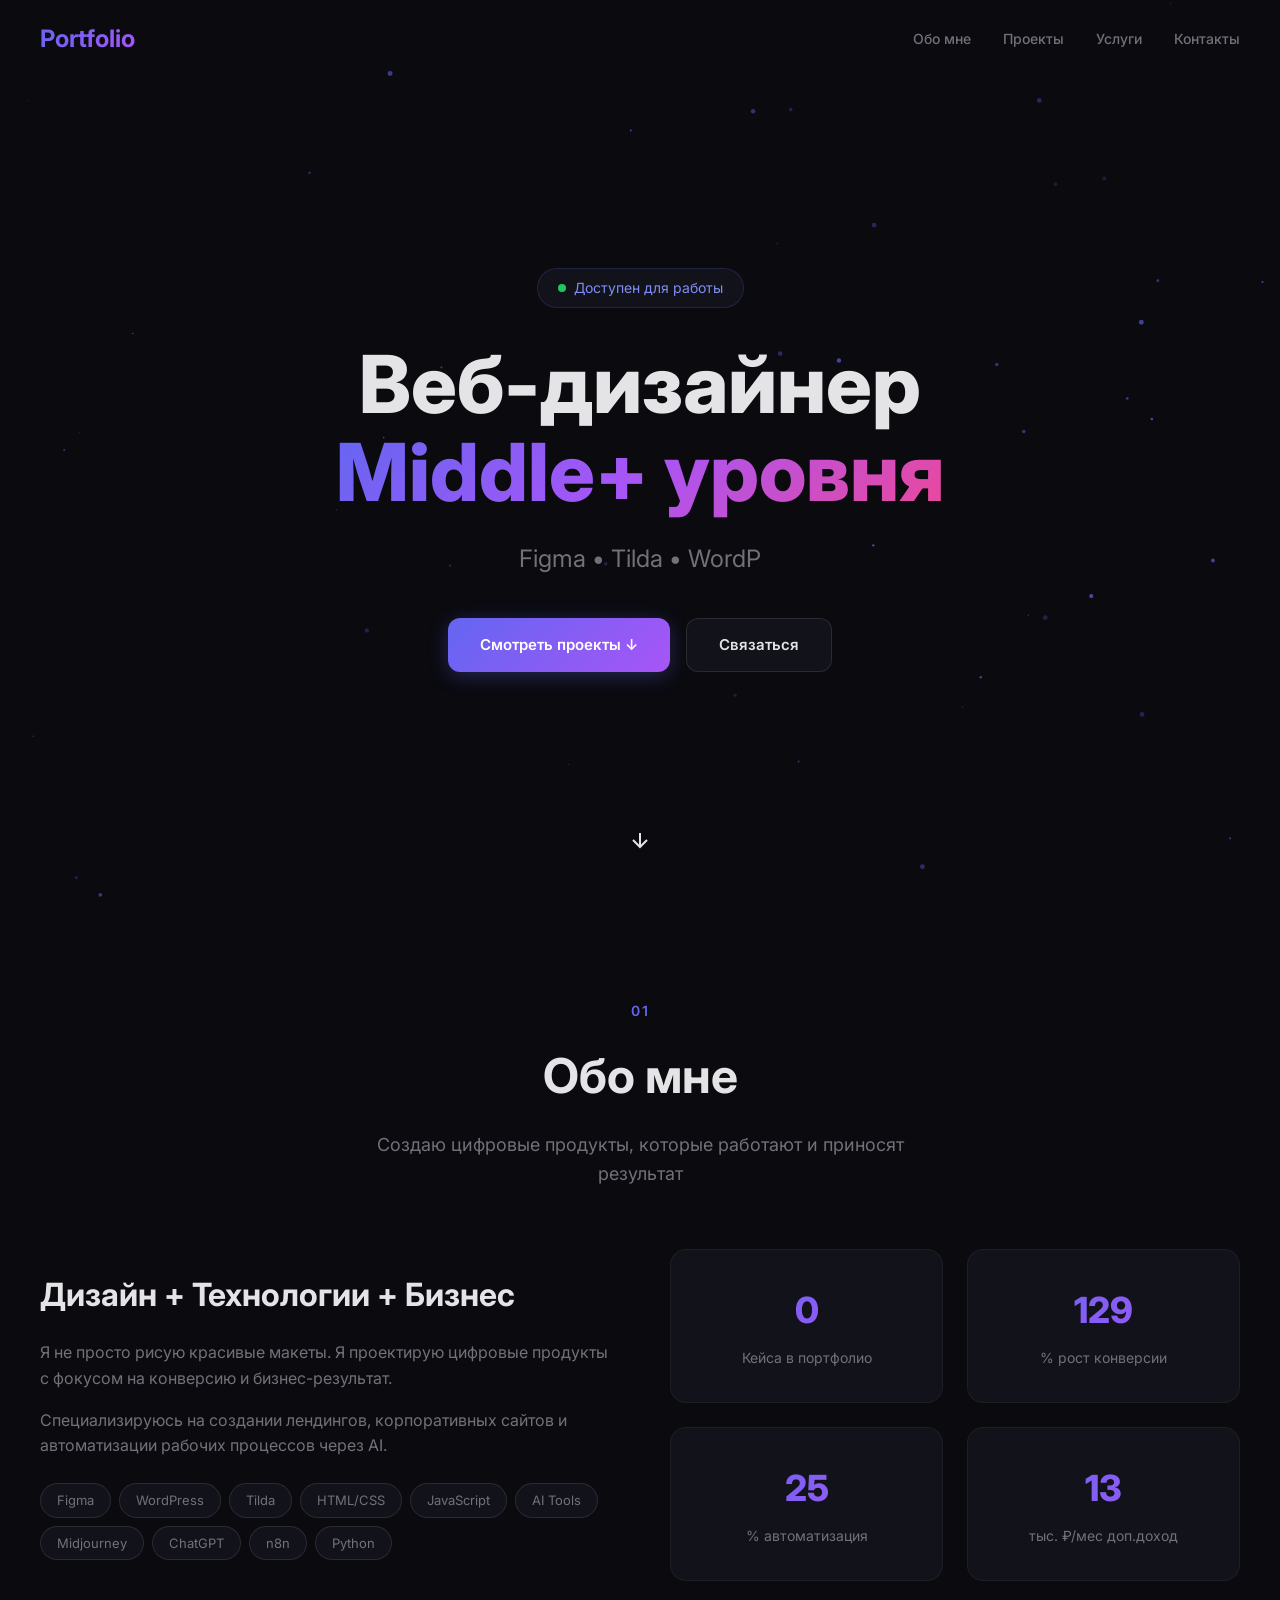
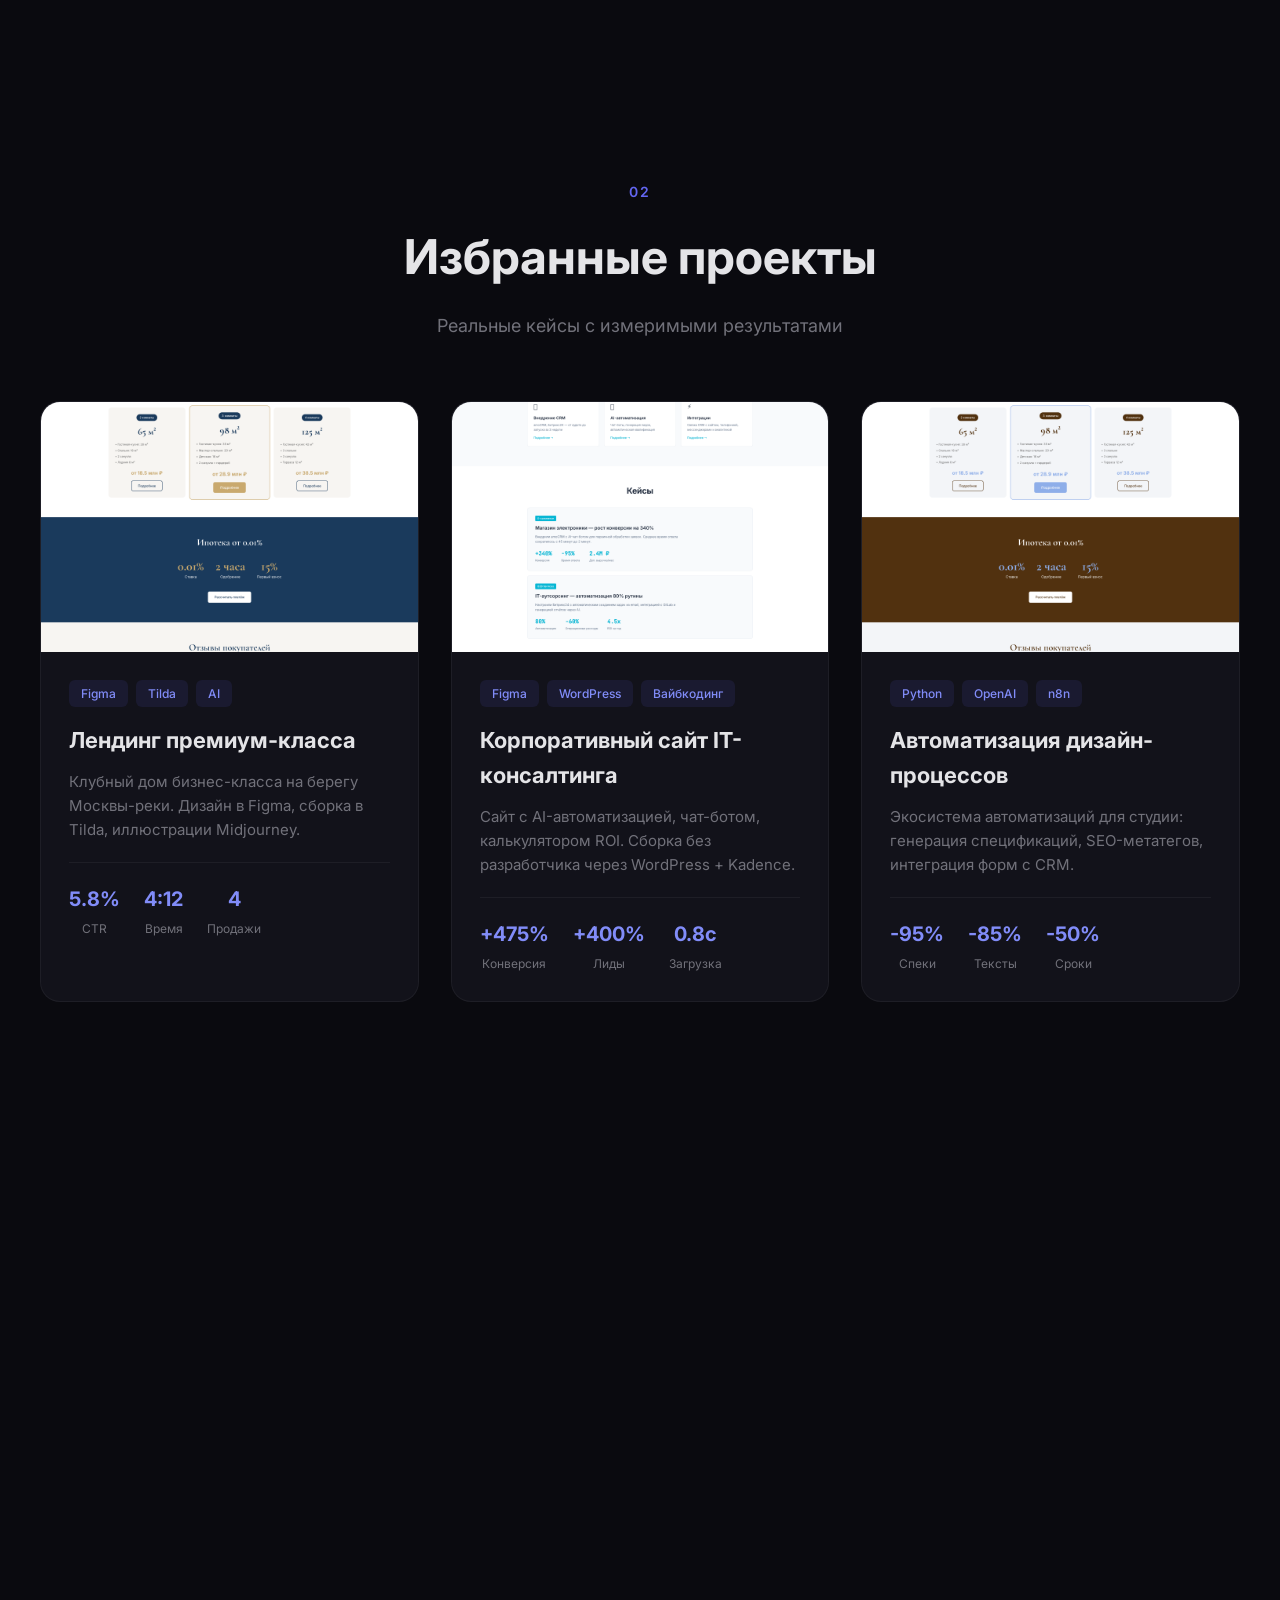
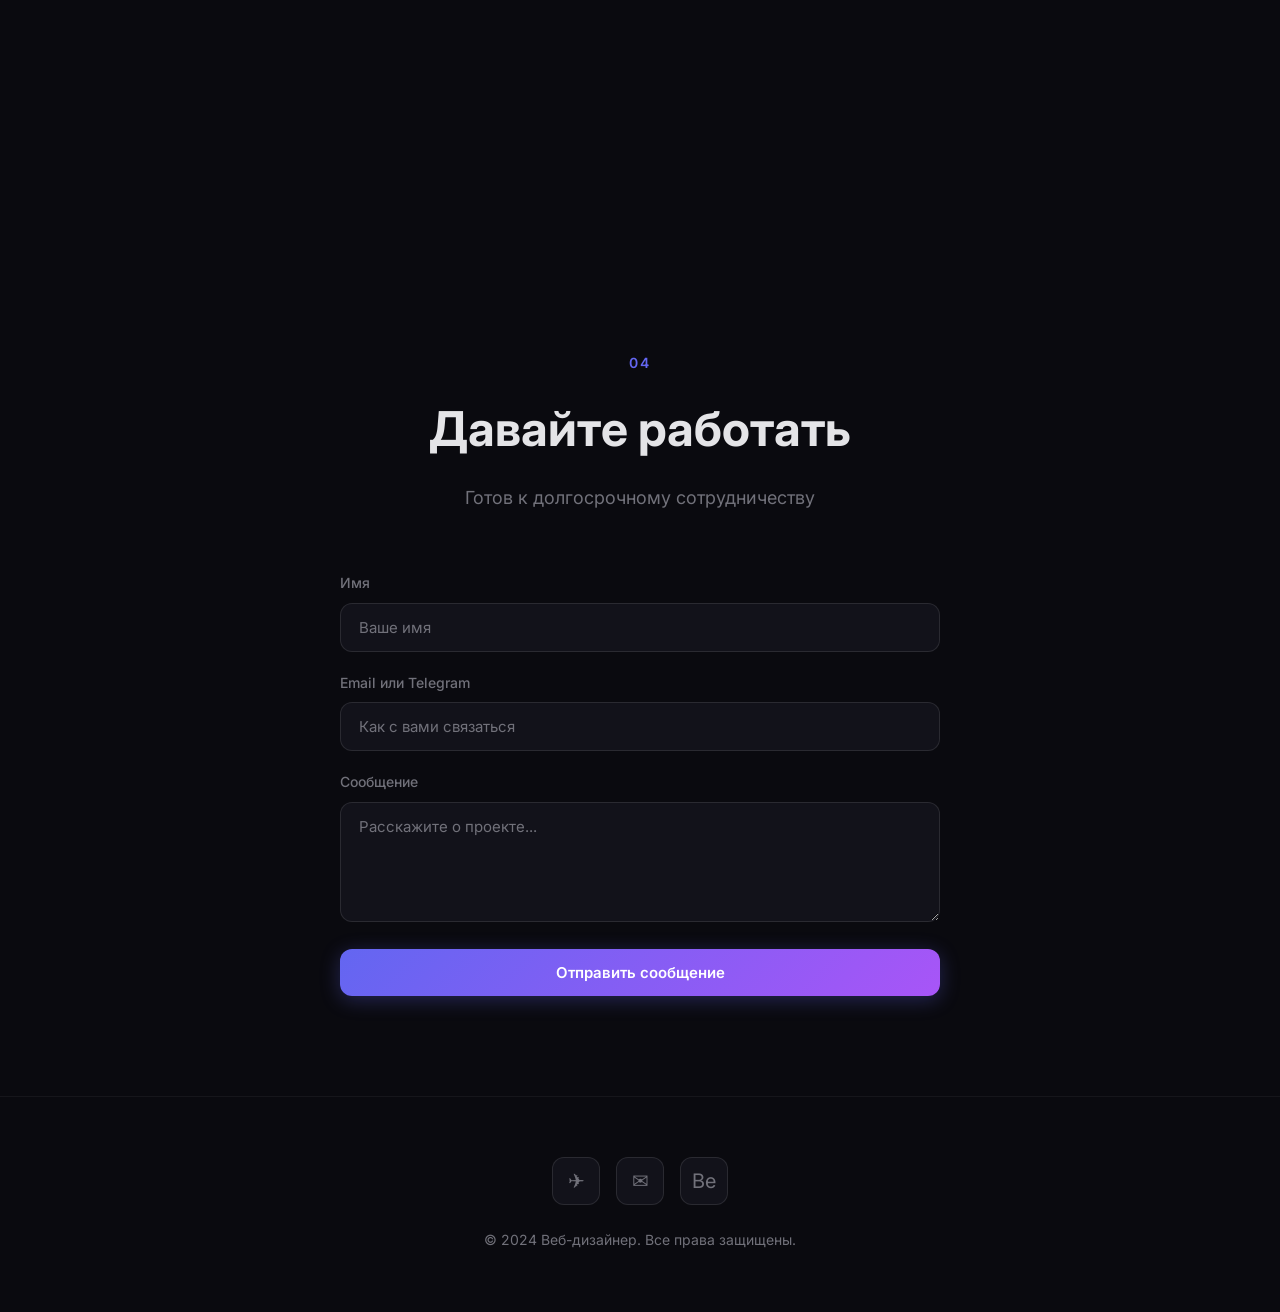
<file: index.html>
<!DOCTYPE html>
<html lang="ru">
<head>
    <meta charset="UTF-8">
    <meta name="viewport" content="width=device-width, initial-scale=1.0">
    <title>Веб-дизайнер — Портфолио</title>
    <link href="https://fonts.googleapis.com/css2?family=Inter:wght@300;400;500;600;700;800&display=swap" rel="stylesheet">
    <style>
        :root {
            --bg: #0a0a0f;
            --surface: #12121a;
            --surface-light: #1a1a25;
            --text: #e4e4e7;
            --text-muted: #71717a;
            --accent: #6366f1;
            --accent-light: #818cf8;
            --accent-glow: rgba(99, 102, 241, 0.3);
            --gradient-1: #6366f1;
            --gradient-2: #a855f7;
            --gradient-3: #ec4899;
        }

        * {
            margin: 0;
            padding: 0;
            box-sizing: border-box;
        }

        html {
            scroll-behavior: smooth;
        }

        body {
            font-family: 'Inter', sans-serif;
            background: var(--bg);
            color: var(--text);
            overflow-x: hidden;
            line-height: 1.6;
        }

        /* Preloader */
        .preloader {
            position: fixed;
            inset: 0;
            background: var(--bg);
            display: flex;
            align-items: center;
            justify-content: center;
            z-index: 9999;
            transition: opacity 0.5s, visibility 0.5s;
        }

        .preloader.hidden {
            opacity: 0;
            visibility: hidden;
        }

        .preloader-spinner {
            width: 50px;
            height: 50px;
            border: 3px solid var(--surface-light);
            border-top-color: var(--accent);
            border-radius: 50%;
            animation: spin 1s linear infinite;
        }

        @keyframes spin {
            to { transform: rotate(360deg); }
        }

        /* Particles Background */
        #particles-canvas {
            position: fixed;
            top: 0;
            left: 0;
            width: 100%;
            height: 100%;
            pointer-events: none;
            z-index: 0;
        }

        /* Scroll Progress */
        .scroll-progress {
            position: fixed;
            top: 0;
            left: 0;
            height: 3px;
            background: linear-gradient(90deg, var(--gradient-1), var(--gradient-2), var(--gradient-3));
            z-index: 1001;
            transition: width 0.1s;
        }

        /* Navigation */
        nav {
            position: fixed;
            top: 0;
            left: 0;
            right: 0;
            z-index: 1000;
            padding: 20px 40px;
            transition: all 0.3s;
        }

        nav.scrolled {
            background: rgba(10, 10, 15, 0.8);
            backdrop-filter: blur(20px);
            border-bottom: 1px solid rgba(255, 255, 255, 0.05);
        }

        .nav-content {
            max-width: 1400px;
            margin: 0 auto;
            display: flex;
            justify-content: space-between;
            align-items: center;
        }

        .logo {
            font-size: 24px;
            font-weight: 700;
            background: linear-gradient(135deg, var(--gradient-1), var(--gradient-2));
            -webkit-background-clip: text;
            -webkit-text-fill-color: transparent;
            background-clip: text;
        }

        .nav-links {
            display: flex;
            gap: 32px;
            list-style: none;
        }

        .nav-links a {
            color: var(--text-muted);
            text-decoration: none;
            font-size: 14px;
            font-weight: 500;
            transition: color 0.3s;
            position: relative;
        }

        .nav-links a:hover,
        .nav-links a.active {
            color: var(--text);
        }

        .nav-links a::after {
            content: '';
            position: absolute;
            bottom: -4px;
            left: 0;
            width: 0;
            height: 2px;
            background: linear-gradient(90deg, var(--gradient-1), var(--gradient-2));
            transition: width 0.3s;
        }

        .nav-links a:hover::after,
        .nav-links a.active::after {
            width: 100%;
        }

        .mobile-menu-btn {
            display: none;
            background: none;
            border: none;
            color: var(--text);
            font-size: 24px;
            cursor: pointer;
        }

        /* Hero */
        .hero {
            min-height: 100vh;
            display: flex;
            align-items: center;
            justify-content: center;
            position: relative;
            padding: 120px 40px 80px;
        }

        .hero-content {
            text-align: center;
            max-width: 900px;
            position: relative;
            z-index: 1;
        }

        .hero-badge {
            display: inline-flex;
            align-items: center;
            gap: 8px;
            padding: 8px 20px;
            background: var(--surface);
            border: 1px solid rgba(99, 102, 241, 0.2);
            border-radius: 100px;
            font-size: 14px;
            color: var(--accent-light);
            margin-bottom: 32px;
            animation: fadeInUp 0.6s ease;
        }

        .hero-badge .pulse {
            width: 8px;
            height: 8px;
            background: #22c55e;
            border-radius: 50%;
            animation: pulse 2s infinite;
        }

        @keyframes pulse {
            0%, 100% { opacity: 1; }
            50% { opacity: 0.3; }
        }

        .hero h1 {
            font-size: clamp(40px, 8vw, 80px);
            font-weight: 800;
            line-height: 1.1;
            margin-bottom: 24px;
            animation: fadeInUp 0.6s ease 0.1s both;
        }

        .hero h1 .gradient-text {
            background: linear-gradient(135deg, var(--gradient-1), var(--gradient-2), var(--gradient-3));
            -webkit-background-clip: text;
            -webkit-text-fill-color: transparent;
            background-clip: text;
        }

        .typing-text {
            font-size: clamp(18px, 3vw, 24px);
            color: var(--text-muted);
            margin-bottom: 40px;
            min-height: 36px;
            animation: fadeInUp 0.6s ease 0.2s both;
        }

        .hero-buttons {
            display: flex;
            gap: 16px;
            justify-content: center;
            flex-wrap: wrap;
            animation: fadeInUp 0.6s ease 0.3s both;
        }

        .btn {
            display: inline-flex;
            align-items: center;
            gap: 8px;
            padding: 14px 32px;
            border-radius: 12px;
            font-size: 15px;
            font-weight: 600;
            text-decoration: none;
            transition: all 0.3s;
            border: none;
            cursor: pointer;
            font-family: inherit;
        }

        .btn-primary {
            background: linear-gradient(135deg, var(--gradient-1), var(--gradient-2));
            color: white;
            box-shadow: 0 4px 20px var(--accent-glow);
        }

        .btn-primary:hover {
            transform: translateY(-2px);
            box-shadow: 0 8px 30px var(--accent-glow);
        }

        .btn-secondary {
            background: var(--surface);
            color: var(--text);
            border: 1px solid rgba(255, 255, 255, 0.1);
        }

        .btn-secondary:hover {
            background: var(--surface-light);
            border-color: rgba(255, 255, 255, 0.2);
        }

        .scroll-indicator {
            position: absolute;
            bottom: 40px;
            left: 50%;
            transform: translateX(-50%);
            animation: bounce 2s infinite;
        }

        @keyframes bounce {
            0%, 100% { transform: translateX(-50%) translateY(0); }
            50% { transform: translateX(-50%) translateY(-10px); }
        }

        /* Sections */
        section {
            padding: 100px 40px;
            position: relative;
        }

        .section-header {
            text-align: center;
            margin-bottom: 60px;
        }

        .section-header h2 {
            font-size: clamp(28px, 5vw, 48px);
            font-weight: 700;
            margin-bottom: 16px;
        }

        .section-header p {
            color: var(--text-muted);
            font-size: 18px;
            max-width: 600px;
            margin: 0 auto;
        }

        .section-number {
            font-size: 14px;
            font-weight: 600;
            color: var(--accent);
            text-transform: uppercase;
            letter-spacing: 2px;
            margin-bottom: 16px;
            display: block;
        }

        /* About */
        .about-grid {
            display: grid;
            grid-template-columns: 1fr 1fr;
            gap: 60px;
            max-width: 1200px;
            margin: 0 auto;
            align-items: center;
        }

        .about-text h3 {
            font-size: 32px;
            margin-bottom: 20px;
        }

        .about-text p {
            color: var(--text-muted);
            margin-bottom: 16px;
            font-size: 16px;
        }

        .skills {
            display: flex;
            flex-wrap: wrap;
            gap: 8px;
            margin-top: 24px;
        }

        .skill-tag {
            padding: 6px 16px;
            background: var(--surface);
            border: 1px solid rgba(255, 255, 255, 0.1);
            border-radius: 100px;
            font-size: 13px;
            color: var(--text-muted);
            transition: all 0.3s;
        }

        .skill-tag:hover {
            background: var(--accent);
            color: white;
            border-color: var(--accent);
            transform: translateY(-2px);
        }

        .about-stats {
            display: grid;
            grid-template-columns: 1fr 1fr;
            gap: 24px;
        }

        .stat-card {
            background: var(--surface);
            border: 1px solid rgba(255, 255, 255, 0.05);
            border-radius: 16px;
            padding: 32px;
            text-align: center;
            transition: all 0.3s;
        }

        .stat-card:hover {
            border-color: rgba(99, 102, 241, 0.3);
            transform: translateY(-4px);
        }

        .stat-value {
            font-size: 36px;
            font-weight: 800;
            background: linear-gradient(135deg, var(--gradient-1), var(--gradient-2));
            -webkit-background-clip: text;
            -webkit-text-fill-color: transparent;
            background-clip: text;
        }

        .stat-label {
            font-size: 14px;
            color: var(--text-muted);
            margin-top: 8px;
        }

        /* Projects */
        .projects-grid {
            display: grid;
            grid-template-columns: repeat(auto-fit, minmax(350px, 1fr));
            gap: 32px;
            max-width: 1200px;
            margin: 0 auto;
        }

        .project-card {
            background: var(--surface);
            border: 1px solid rgba(255, 255, 255, 0.05);
            border-radius: 20px;
            overflow: hidden;
            transition: all 0.4s;
            cursor: pointer;
        }

        .project-card:hover {
            transform: translateY(-8px);
            border-color: rgba(99, 102, 241, 0.3);
            box-shadow: 0 20px 60px rgba(0, 0, 0, 0.4);
        }

        .project-image {
            position: relative;
            height: 250px;
            overflow: hidden;
            background: var(--surface-light);
        }

        .project-image img {
            width: 100%;
            height: 100%;
            object-fit: cover;
            transition: transform 0.5s;
        }

        .project-card:hover .project-image img {
            transform: scale(1.05);
        }

        .project-overlay {
            position: absolute;
            inset: 0;
            background: linear-gradient(to top, rgba(10, 10, 15, 0.9), transparent);
            opacity: 0;
            transition: opacity 0.3s;
            display: flex;
            align-items: flex-end;
            padding: 20px;
        }

        .project-card:hover .project-overlay {
            opacity: 1;
        }

        .project-view-btn {
            padding: 10px 24px;
            background: white;
            color: var(--bg);
            border-radius: 8px;
            font-size: 14px;
            font-weight: 600;
        }

        .project-content {
            padding: 28px;
        }

        .project-tags {
            display: flex;
            gap: 8px;
            margin-bottom: 16px;
        }

        .project-tag {
            padding: 4px 12px;
            background: rgba(99, 102, 241, 0.1);
            color: var(--accent-light);
            border-radius: 6px;
            font-size: 12px;
            font-weight: 500;
        }

        .project-content h3 {
            font-size: 22px;
            margin-bottom: 12px;
        }

        .project-content p {
            color: var(--text-muted);
            font-size: 15px;
            margin-bottom: 20px;
        }

        .project-metrics {
            display: flex;
            gap: 24px;
            padding-top: 20px;
            border-top: 1px solid rgba(255, 255, 255, 0.05);
        }

        .project-metric {
            text-align: center;
        }

        .project-metric-value {
            font-size: 20px;
            font-weight: 700;
            color: var(--accent-light);
        }

        .project-metric-label {
            font-size: 12px;
            color: var(--text-muted);
            margin-top: 4px;
        }

        /* Services */
        .services-grid {
            display: grid;
            grid-template-columns: repeat(auto-fit, minmax(280px, 1fr));
            gap: 24px;
            max-width: 1200px;
            margin: 0 auto;
        }

        .service-card {
            background: var(--surface);
            border: 1px solid rgba(255, 255, 255, 0.05);
            border-radius: 16px;
            padding: 40px;
            transition: all 0.4s;
            position: relative;
            overflow: hidden;
        }

        .service-card::before {
            content: '';
            position: absolute;
            top: 0;
            left: 0;
            right: 0;
            height: 3px;
            background: linear-gradient(90deg, var(--gradient-1), var(--gradient-2));
            transform: scaleX(0);
            transition: transform 0.4s;
        }

        .service-card:hover::before {
            transform: scaleX(1);
        }

        .service-card:hover {
            transform: translateY(-4px);
            border-color: rgba(99, 102, 241, 0.2);
        }

        .service-icon {
            width: 60px;
            height: 60px;
            background: linear-gradient(135deg, var(--gradient-1), var(--gradient-2));
            border-radius: 16px;
            display: flex;
            align-items: center;
            justify-content: center;
            font-size: 28px;
            margin-bottom: 24px;
        }

        .service-card h3 {
            font-size: 20px;
            margin-bottom: 12px;
        }

        .service-card p {
            color: var(--text-muted);
            font-size: 15px;
        }

        /* Contact */
        .contact-section {
            max-width: 600px;
            margin: 0 auto;
            text-align: center;
        }

        .contact-form {
            display: flex;
            flex-direction: column;
            gap: 20px;
            margin-top: 40px;
        }

        .form-group {
            text-align: left;
        }

        .form-group label {
            display: block;
            font-size: 14px;
            font-weight: 500;
            margin-bottom: 8px;
            color: var(--text-muted);
        }

        .form-input {
            width: 100%;
            padding: 14px 18px;
            background: var(--surface);
            border: 1px solid rgba(255, 255, 255, 0.1);
            border-radius: 12px;
            color: var(--text);
            font-size: 15px;
            font-family: inherit;
            transition: all 0.3s;
        }

        .form-input:focus {
            outline: none;
            border-color: var(--accent);
            box-shadow: 0 0 0 3px var(--accent-glow);
        }

        .form-input::placeholder {
            color: var(--text-muted);
        }

        textarea.form-input {
            resize: vertical;
            min-height: 120px;
        }

        .form-status {
            padding: 12px;
            border-radius: 8px;
            font-size: 14px;
            display: none;
        }

        .form-status.success {
            display: block;
            background: rgba(34, 197, 94, 0.1);
            color: #22c55e;
            border: 1px solid rgba(34, 197, 94, 0.2);
        }

        .form-status.error {
            display: block;
            background: rgba(239, 68, 68, 0.1);
            color: #ef4444;
            border: 1px solid rgba(239, 68, 68, 0.2);
        }

        /* Modal */
        .modal {
            display: none;
            position: fixed;
            inset: 0;
            z-index: 2000;
            background: rgba(0, 0, 0, 0.9);
            backdrop-filter: blur(10px);
            padding: 40px;
            overflow-y: auto;
        }

        .modal.active {
            display: flex;
            align-items: center;
            justify-content: center;
        }

        .modal-content {
            background: var(--surface);
            border: 1px solid rgba(255, 255, 255, 0.1);
            border-radius: 20px;
            max-width: 1000px;
            width: 100%;
            max-height: 90vh;
            overflow-y: auto;
            position: relative;
        }

        .modal-close {
            position: absolute;
            top: 20px;
            right: 20px;
            width: 40px;
            height: 40px;
            background: var(--surface-light);
            border: 1px solid rgba(255, 255, 255, 0.1);
            border-radius: 10px;
            color: var(--text);
            font-size: 20px;
            cursor: pointer;
            display: flex;
            align-items: center;
            justify-content: center;
            z-index: 10;
        }

        .modal-close:hover {
            background: var(--accent);
            color: white;
        }

        .modal-body {
            padding: 40px;
        }

        .modal-body img {
            width: 100%;
            border-radius: 12px;
            margin-bottom: 24px;
        }

        /* Footer */
        footer {
            padding: 60px 40px;
            text-align: center;
            border-top: 1px solid rgba(255, 255, 255, 0.05);
        }

        .social-links {
            display: flex;
            justify-content: center;
            gap: 16px;
            margin-bottom: 24px;
        }

        .social-link {
            width: 48px;
            height: 48px;
            background: var(--surface);
            border: 1px solid rgba(255, 255, 255, 0.1);
            border-radius: 12px;
            display: flex;
            align-items: center;
            justify-content: center;
            color: var(--text-muted);
            text-decoration: none;
            transition: all 0.3s;
            font-size: 20px;
        }

        .social-link:hover {
            background: var(--accent);
            color: white;
            transform: translateY(-4px);
        }

        footer p {
            color: var(--text-muted);
            font-size: 14px;
        }

        /* Animations */
        @keyframes fadeInUp {
            from {
                opacity: 0;
                transform: translateY(30px);
            }
            to {
                opacity: 1;
                transform: translateY(0);
            }
        }

        .animate-on-scroll {
            opacity: 0;
            transform: translateY(30px);
            transition: opacity 0.6s, transform 0.6s;
        }

        .animate-on-scroll.visible {
            opacity: 1;
            transform: translateY(0);
        }

        /* Mobile */
        @media (max-width: 768px) {
            .nav-links {
                display: none;
                position: absolute;
                top: 100%;
                left: 0;
                right: 0;
                background: var(--bg);
                flex-direction: column;
                padding: 20px;
                border-top: 1px solid rgba(255, 255, 255, 0.1);
            }

            .nav-links.active {
                display: flex;
            }

            .mobile-menu-btn {
                display: block;
            }

            .about-grid {
                grid-template-columns: 1fr;
            }

            .hero-buttons {
                flex-direction: column;
                align-items: center;
            }

            section {
                padding: 60px 20px;
            }

            .projects-grid {
                grid-template-columns: 1fr;
            }
        }

        /* Custom Scrollbar */
        ::-webkit-scrollbar {
            width: 8px;
        }

        ::-webkit-scrollbar-track {
            background: var(--bg);
        }

        ::-webkit-scrollbar-thumb {
            background: var(--surface-light);
            border-radius: 4px;
        }

        ::-webkit-scrollbar-thumb:hover {
            background: var(--accent);
        }
    </style>
</head>
<body>
    <!-- Preloader -->
    <div class="preloader" id="preloader">
        <div class="preloader-spinner"></div>
    </div>

    <!-- Scroll Progress -->
    <div class="scroll-progress" id="scrollProgress"></div>

    <!-- Particles Canvas -->
    <canvas id="particles-canvas"></canvas>

    <!-- Navigation -->
    <nav id="navbar">
        <div class="nav-content">
            <div class="logo">Portfolio</div>
            <ul class="nav-links" id="navLinks">
                <li><a href="#about" class="active">Обо мне</a></li>
                <li><a href="#projects">Проекты</a></li>
                <li><a href="#services">Услуги</a></li>
                <li><a href="#contact">Контакты</a></li>
            </ul>
            <button class="mobile-menu-btn" id="mobileMenuBtn">☰</button>
        </div>
    </nav>

    <!-- Hero -->
    <section class="hero" id="hero">
        <div class="hero-content">
            <div class="hero-badge">
                <span class="pulse"></span>
                Доступен для работы
            </div>
            <h1>
                Веб-дизайнер<br>
                <span class="gradient-text">Middle+ уровня</span>
            </h1>
            <p class="typing-text" id="typingText"></p>
            <div class="hero-buttons">
                <a href="#projects" class="btn btn-primary">Смотреть проекты ↓</a>
                <a href="#contact" class="btn btn-secondary">Связаться</a>
            </div>
        </div>
        <div class="scroll-indicator">
            <svg width="24" height="24" viewBox="0 0 24 24" fill="none" stroke="currentColor" stroke-width="2">
                <path d="M12 5v14M19 12l-7 7-7-7"/>
            </svg>
        </div>
    </section>

    <!-- About -->
    <section id="about">
        <div class="section-header animate-on-scroll">
            <span class="section-number">01</span>
            <h2>Обо мне</h2>
            <p>Создаю цифровые продукты, которые работают и приносят результат</p>
        </div>
        <div class="about-grid">
            <div class="about-text animate-on-scroll">
                <h3>Дизайн + Технологии + Бизнес</h3>
                <p>Я не просто рисую красивые макеты. Я проектирую цифровые продукты с фокусом на конверсию и бизнес-результат.</p>
                <p>Специализируюсь на создании лендингов, корпоративных сайтов и автоматизации рабочих процессов через AI.</p>
                <div class="skills">
                    <span class="skill-tag">Figma</span>
                    <span class="skill-tag">WordPress</span>
                    <span class="skill-tag">Tilda</span>
                    <span class="skill-tag">HTML/CSS</span>
                    <span class="skill-tag">JavaScript</span>
                    <span class="skill-tag">AI Tools</span>
                    <span class="skill-tag">Midjourney</span>
                    <span class="skill-tag">ChatGPT</span>
                    <span class="skill-tag">n8n</span>
                    <span class="skill-tag">Python</span>
                </div>
            </div>
            <div class="about-stats">
                <div class="stat-card animate-on-scroll">
                    <div class="stat-value" data-count="3">0</div>
                    <div class="stat-label">Кейса в портфолио</div>
                </div>
                <div class="stat-card animate-on-scroll">
                    <div class="stat-value" data-count="475">0</div>
                    <div class="stat-label">% рост конверсии</div>
                </div>
                <div class="stat-card animate-on-scroll">
                    <div class="stat-value" data-count="95">0</div>
                    <div class="stat-label">% автоматизация</div>
                </div>
                <div class="stat-card animate-on-scroll">
                    <div class="stat-value" data-count="50">0</div>
                    <div class="stat-label">тыс. ₽/мес доп.доход</div>
                </div>
            </div>
        </div>
    </section>

    <!-- Projects -->
    <section id="projects">
        <div class="section-header animate-on-scroll">
            <span class="section-number">02</span>
            <h2>Избранные проекты</h2>
            <p>Реальные кейсы с измеримыми результатами</p>
        </div>
        <div class="projects-grid">
            <!-- Project 1 -->
            <div class="project-card animate-on-scroll" onclick="openModal('project1')">
                <div class="project-image">
                    <img src="assets/project-01/hero-desktop.png" alt="Project 1">
                    <div class="project-overlay">
                        <span class="project-view-btn">Подробнее →</span>
                    </div>
                </div>
                <div class="project-content">
                    <div class="project-tags">
                        <span class="project-tag">Figma</span>
                        <span class="project-tag">Tilda</span>
                        <span class="project-tag">AI</span>
                    </div>
                    <h3>Лендинг премиум-класса</h3>
                    <p>Клубный дом бизнес-класса на берегу Москвы-реки. Дизайн в Figma, сборка в Tilda, иллюстрации Midjourney.</p>
                    <div class="project-metrics">
                        <div class="project-metric">
                            <div class="project-metric-value">5.8%</div>
                            <div class="project-metric-label">CTR</div>
                        </div>
                        <div class="project-metric">
                            <div class="project-metric-value">4:12</div>
                            <div class="project-metric-label">Время</div>
                        </div>
                        <div class="project-metric">
                            <div class="project-metric-value">4</div>
                            <div class="project-metric-label">Продажи</div>
                        </div>
                    </div>
                </div>
            </div>

            <!-- Project 2 -->
            <div class="project-card animate-on-scroll" onclick="openModal('project2')">
                <div class="project-image">
                    <img src="assets/project-02/project-02-desktop.png" alt="Project 2">
                    <div class="project-overlay">
                        <span class="project-view-btn">Подробнее →</span>
                    </div>
                </div>
                <div class="project-content">
                    <div class="project-tags">
                        <span class="project-tag">Figma</span>
                        <span class="project-tag">WordPress</span>
                        <span class="project-tag">Вайбкодинг</span>
                    </div>
                    <h3>Корпоративный сайт IT-консалтинга</h3>
                    <p>Сайт с AI-автоматизацией, чат-ботом, калькулятором ROI. Сборка без разработчика через WordPress + Kadence.</p>
                    <div class="project-metrics">
                        <div class="project-metric">
                            <div class="project-metric-value">+475%</div>
                            <div class="project-metric-label">Конверсия</div>
                        </div>
                        <div class="project-metric">
                            <div class="project-metric-value">+400%</div>
                            <div class="project-metric-label">Лиды</div>
                        </div>
                        <div class="project-metric">
                            <div class="project-metric-value">0.8с</div>
                            <div class="project-metric-label">Загрузка</div>
                        </div>
                    </div>
                </div>
            </div>

            <!-- Project 3 -->
            <div class="project-card animate-on-scroll" onclick="openModal('project3')">
                <div class="project-image">
                    <img src="assets/project-01/hero-desktop.png" alt="Project 3" style="filter: hue-rotate(180deg);">
                    <div class="project-overlay">
                        <span class="project-view-btn">Подробнее →</span>
                    </div>
                </div>
                <div class="project-content">
                    <div class="project-tags">
                        <span class="project-tag">Python</span>
                        <span class="project-tag">OpenAI</span>
                        <span class="project-tag">n8n</span>
                    </div>
                    <h3>Автоматизация дизайн-процессов</h3>
                    <p>Экосистема автоматизаций для студии: генерация спецификаций, SEO-метатегов, интеграция форм с CRM.</p>
                    <div class="project-metrics">
                        <div class="project-metric">
                            <div class="project-metric-value">-95%</div>
                            <div class="project-metric-label">Спеки</div>
                        </div>
                        <div class="project-metric">
                            <div class="project-metric-value">-85%</div>
                            <div class="project-metric-label">Тексты</div>
                        </div>
                        <div class="project-metric">
                            <div class="project-metric-value">-50%</div>
                            <div class="project-metric-label">Сроки</div>
                        </div>
                    </div>
                </div>
            </div>
        </div>
    </section>

    <!-- Services -->
    <section id="services">
        <div class="section-header animate-on-scroll">
            <span class="section-number">03</span>
            <h2>Услуги</h2>
            <p>Что я могу сделать для вашего бизнеса</p>
        </div>
        <div class="services-grid">
            <div class="service-card animate-on-scroll">
                <div class="service-icon">🎨</div>
                <h3>Веб-дизайн</h3>
                <p>Создание уникальных дизайн-систем, прототипов и UI-китов в Figma с фокусом на конверсию.</p>
            </div>
            <div class="service-card animate-on-scroll">
                <div class="service-icon">💻</div>
                <h3>Разработка сайтов</h3>
                <p>Сборка лендингов и корпоративных сайтов на Tilda, WordPress с адаптивом и анимациями.</p>
            </div>
            <div class="service-card animate-on-scroll">
                <div class="service-icon">🤖</div>
                <h3>AI-автоматизация</h3>
                <p>Внедрение нейросетей в рабочие процессы: генерация контента, автоматизация рутины, чат-боты.</p>
            </div>
            <div class="service-card animate-on-scroll">
                <div class="service-icon">⚡</div>
                <h3>Вайбкодинг</h3>
                <p>Создание кастомных элементов без разработчика: калькуляторы, фильтры, интерактивные блоки.</p>
            </div>
        </div>
    </section>

    <!-- Contact -->
    <section id="contact">
        <div class="section-header animate-on-scroll">
            <span class="section-number">04</span>
            <h2>Давайте работать</h2>
            <p>Готов к долгосрочному сотрудничеству</p>
        </div>
        <div class="contact-section">
            <form class="contact-form" id="contactForm">
                <div class="form-group">
                    <label>Имя</label>
                    <input type="text" class="form-input" placeholder="Ваше имя" required>
                </div>
                <div class="form-group">
                    <label>Email или Telegram</label>
                    <input type="text" class="form-input" placeholder="Как с вами связаться" required>
                </div>
                <div class="form-group">
                    <label>Сообщение</label>
                    <textarea class="form-input" placeholder="Расскажите о проекте..." required></textarea>
                </div>
                <button type="submit" class="btn btn-primary" style="width: 100%; justify-content: center;">
                    Отправить сообщение
                </button>
                <div class="form-status" id="formStatus"></div>
            </form>
        </div>
    </section>

    <!-- Footer -->
    <footer>
        <div class="social-links">
            <a href="#" class="social-link" title="Telegram">✈</a>
            <a href="#" class="social-link" title="Email">✉</a>
            <a href="#" class="social-link" title="Behance">Be</a>
        </div>
        <p>© 2024 Веб-дизайнер. Все права защищены.</p>
    </footer>

    <!-- Modal -->
    <div class="modal" id="modal">
        <div class="modal-content">
            <button class="modal-close" onclick="closeModal()">✕</button>
            <div class="modal-body" id="modalBody"></div>
        </div>
    </div>

    <script>
        // Preloader
        window.addEventListener('load', () => {
            setTimeout(() => {
                document.getElementById('preloader').classList.add('hidden');
            }, 500);
        });

        // Scroll Progress
        window.addEventListener('scroll', () => {
            const scrollTop = window.scrollY;
            const docHeight = document.documentElement.scrollHeight - window.innerHeight;
            const scrollPercent = (scrollTop / docHeight) * 100;
            document.getElementById('scrollProgress').style.width = scrollPercent + '%';
        });

        // Navbar
        const navbar = document.getElementById('navbar');
        window.addEventListener('scroll', () => {
            if (window.scrollY > 100) {
                navbar.classList.add('scrolled');
            } else {
                navbar.classList.remove('scrolled');
            }
        });

        // Mobile Menu
        const mobileMenuBtn = document.getElementById('mobileMenuBtn');
        const navLinks = document.getElementById('navLinks');
        mobileMenuBtn.addEventListener('click', () => {
            navLinks.classList.toggle('active');
        });

        // Typing Effect
        const texts = ['Figma • Tilda • WordPress', 'AI • Автоматизация • Вайбкодинг', 'Дизайн • Прототипирование • UI/UX'];
        let textIndex = 0;
        let charIndex = 0;
        let isDeleting = false;
        const typingElement = document.getElementById('typingText');

        function type() {
            const currentText = texts[textIndex];
            
            if (isDeleting) {
                typingElement.textContent = currentText.substring(0, charIndex - 1);
                charIndex--;
            } else {
                typingElement.textContent = currentText.substring(0, charIndex + 1);
                charIndex++;
            }

            let typeSpeed = isDeleting ? 50 : 100;

            if (!isDeleting && charIndex === currentText.length) {
                typeSpeed = 2000;
                isDeleting = true;
            } else if (isDeleting && charIndex === 0) {
                isDeleting = false;
                textIndex = (textIndex + 1) % texts.length;
                typeSpeed = 500;
            }

            setTimeout(type, typeSpeed);
        }
        type();

        // Scroll Animation
        const observerOptions = {
            threshold: 0.1,
            rootMargin: '0px 0px -50px 0px'
        };

        const observer = new IntersectionObserver((entries) => {
            entries.forEach(entry => {
                if (entry.isIntersecting) {
                    entry.target.classList.add('visible');
                    
                    // Animate counters
                    const counters = entry.target.querySelectorAll('[data-count]');
                    counters.forEach(counter => {
                        const target = parseInt(counter.getAttribute('data-count'));
                        const duration = 2000;
                        const step = target / (duration / 16);
                        let current = 0;
                        
                        const updateCounter = () => {
                            current += step;
                            if (current < target) {
                                counter.textContent = Math.floor(current);
                                requestAnimationFrame(updateCounter);
                            } else {
                                counter.textContent = target;
                            }
                        };
                        updateCounter();
                    });
                }
            });
        }, observerOptions);

        document.querySelectorAll('.animate-on-scroll').forEach(el => observer.observe(el));

        // Active Nav Link
        const sections = document.querySelectorAll('section[id]');
        window.addEventListener('scroll', () => {
            let current = '';
            sections.forEach(section => {
                const sectionTop = section.offsetTop - 200;
                if (window.scrollY >= sectionTop) {
                    current = section.getAttribute('id');
                }
            });

            document.querySelectorAll('.nav-links a').forEach(link => {
                link.classList.remove('active');
                if (link.getAttribute('href') === '#' + current) {
                    link.classList.add('active');
                }
            });
        });

        // Particles
        const canvas = document.getElementById('particles-canvas');
        const ctx = canvas.getContext('2d');
        let particles = [];

        function resizeCanvas() {
            canvas.width = window.innerWidth;
            canvas.height = window.innerHeight;
        }
        resizeCanvas();
        window.addEventListener('resize', resizeCanvas);

        class Particle {
            constructor() {
                this.x = Math.random() * canvas.width;
                this.y = Math.random() * canvas.height;
                this.size = Math.random() * 2 + 0.5;
                this.speedX = Math.random() * 0.5 - 0.25;
                this.speedY = Math.random() * 0.5 - 0.25;
                this.opacity = Math.random() * 0.5 + 0.2;
            }

            update() {
                this.x += this.speedX;
                this.y += this.speedY;

                if (this.x > canvas.width) this.x = 0;
                if (this.x < 0) this.x = canvas.width;
                if (this.y > canvas.height) this.y = 0;
                if (this.y < 0) this.y = canvas.height;
            }

            draw() {
                ctx.fillStyle = `rgba(99, 102, 241, ${this.opacity})`;
                ctx.beginPath();
                ctx.arc(this.x, this.y, this.size, 0, Math.PI * 2);
                ctx.fill();
            }
        }

        for (let i = 0; i < 50; i++) {
            particles.push(new Particle());
        }

        function animateParticles() {
            ctx.clearRect(0, 0, canvas.width, canvas.height);
            particles.forEach(p => {
                p.update();
                p.draw();
            });
            requestAnimationFrame(animateParticles);
        }
        animateParticles();

        // Modal
        const modal = document.getElementById('modal');
        const modalBody = document.getElementById('modalBody');

        const projectData = {
            project1: {
                title: 'Лендинг премиум-класса',
                image: 'assets/project-01/hero-desktop.png',
                description: 'Высококонверсионный лендинг для клубного дома бизнес-класса на берегу Москвы-реки.',
                details: [
                    'Дизайн в Figma с полноценной дизайн-системой из 62 компонентов',
                    'Сборка в Tilda с использованием Zero Block',
                    'Иллюстрации сгенерированы через Midjourney v6',
                    'Адаптив под все устройства (Desktop/Tablet/Mobile)',
                    'Интеграция форм с CRM'
                ],
                metrics: ['CTR: 5.8%', 'Время на сайте: 4:12', 'Продажи: 4 квартиры']
            },
            project2: {
                title: 'Корпоративный сайт IT-консалтинга',
                image: 'assets/project-02/project-02-desktop.png',
                description: 'Сайт для компании DataFlow Consulting с AI-автоматизацией.',
                details: [
                    'Дизайн-система из 180+ компонентов в Figma',
                    'Сборка на WordPress + Kadence Blocks без разработчика',
                    'AI-чат-бот для квалификации лидов',
                    'Калькулятор ROI на вайбкодинге',
                    'Интеграция с amoCRM через n8n'
                ],
                metrics: ['Конверсия: +475%', 'Лиды: +400%', 'Загрузка: 0.8с']
            },
            project3: {
                title: 'Автоматизация дизайн-процессов',
                image: 'assets/project-01/hero-desktop.png',
                description: 'Экосистема автоматизаций для дизайн-студии через AI.',
                details: [
                    'Auto Specs Generator — автоматическая генерация спецификаций из Figma',
                    'SEO Meta Generator — генерация meta-тегов с валидацией',
                    'Интеграция форм Tilda с CRM через webhook',
                    'Автоматическая адаптация макетов под разные разрешения'
                ],
                metrics: ['Спецификации: -95% времени', 'Тексты: -85% времени', 'Сроки: -50%']
            }
        };

        function openModal(projectId) {
            const project = projectData[projectId];
            if (!project) return;

            modalBody.innerHTML = `
                <img src="${project.image}" alt="${project.title}">
                <h2>${project.title}</h2>
                <p style="color: var(--text-muted); margin-bottom: 24px;">${project.description}</p>
                <h3 style="margin-bottom: 16px;">Что было сделано:</h3>
                <ul style="color: var(--text-muted); margin-bottom: 24px; padding-left: 20px;">
                    ${project.details.map(d => `<li style="margin-bottom: 8px;">${d}</li>`).join('')}
                </ul>
                <div style="display: flex; gap: 24px; flex-wrap: wrap;">
                    ${project.metrics.map(m => `
                        <div style="background: var(--surface-light); padding: 16px 24px; border-radius: 12px;">
                            <div style="font-size: 20px; font-weight: 700; color: var(--accent-light);">${m.split(': ')[1]}</div>
                            <div style="font-size: 13px; color: var(--text-muted); margin-top: 4px;">${m.split(': ')[0]}</div>
                        </div>
                    `).join('')}
                </div>
            `;
            modal.classList.add('active');
            document.body.style.overflow = 'hidden';
        }

        function closeModal() {
            modal.classList.remove('active');
            document.body.style.overflow = '';
        }

        modal.addEventListener('click', (e) => {
            if (e.target === modal) closeModal();
        });

        document.addEventListener('keydown', (e) => {
            if (e.key === 'Escape') closeModal();
        });

        // Contact Form
        document.getElementById('contactForm').addEventListener('submit', (e) => {
            e.preventDefault();
            const status = document.getElementById('formStatus');
            status.className = 'form-status success';
            status.textContent = 'Спасибо! Сообщение отправлено. Я свяжусь с вами в ближайшее время.';
            e.target.reset();
        });

        // Smooth scroll for nav links
        document.querySelectorAll('a[href^="#"]').forEach(anchor => {
            anchor.addEventListener('click', function(e) {
                e.preventDefault();
                const target = document.querySelector(this.getAttribute('href'));
                if (target) {
                    target.scrollIntoView({ behavior: 'smooth' });
                    navLinks.classList.remove('active');
                }
            });
        });
    </script>
</body>
</html>
</file>
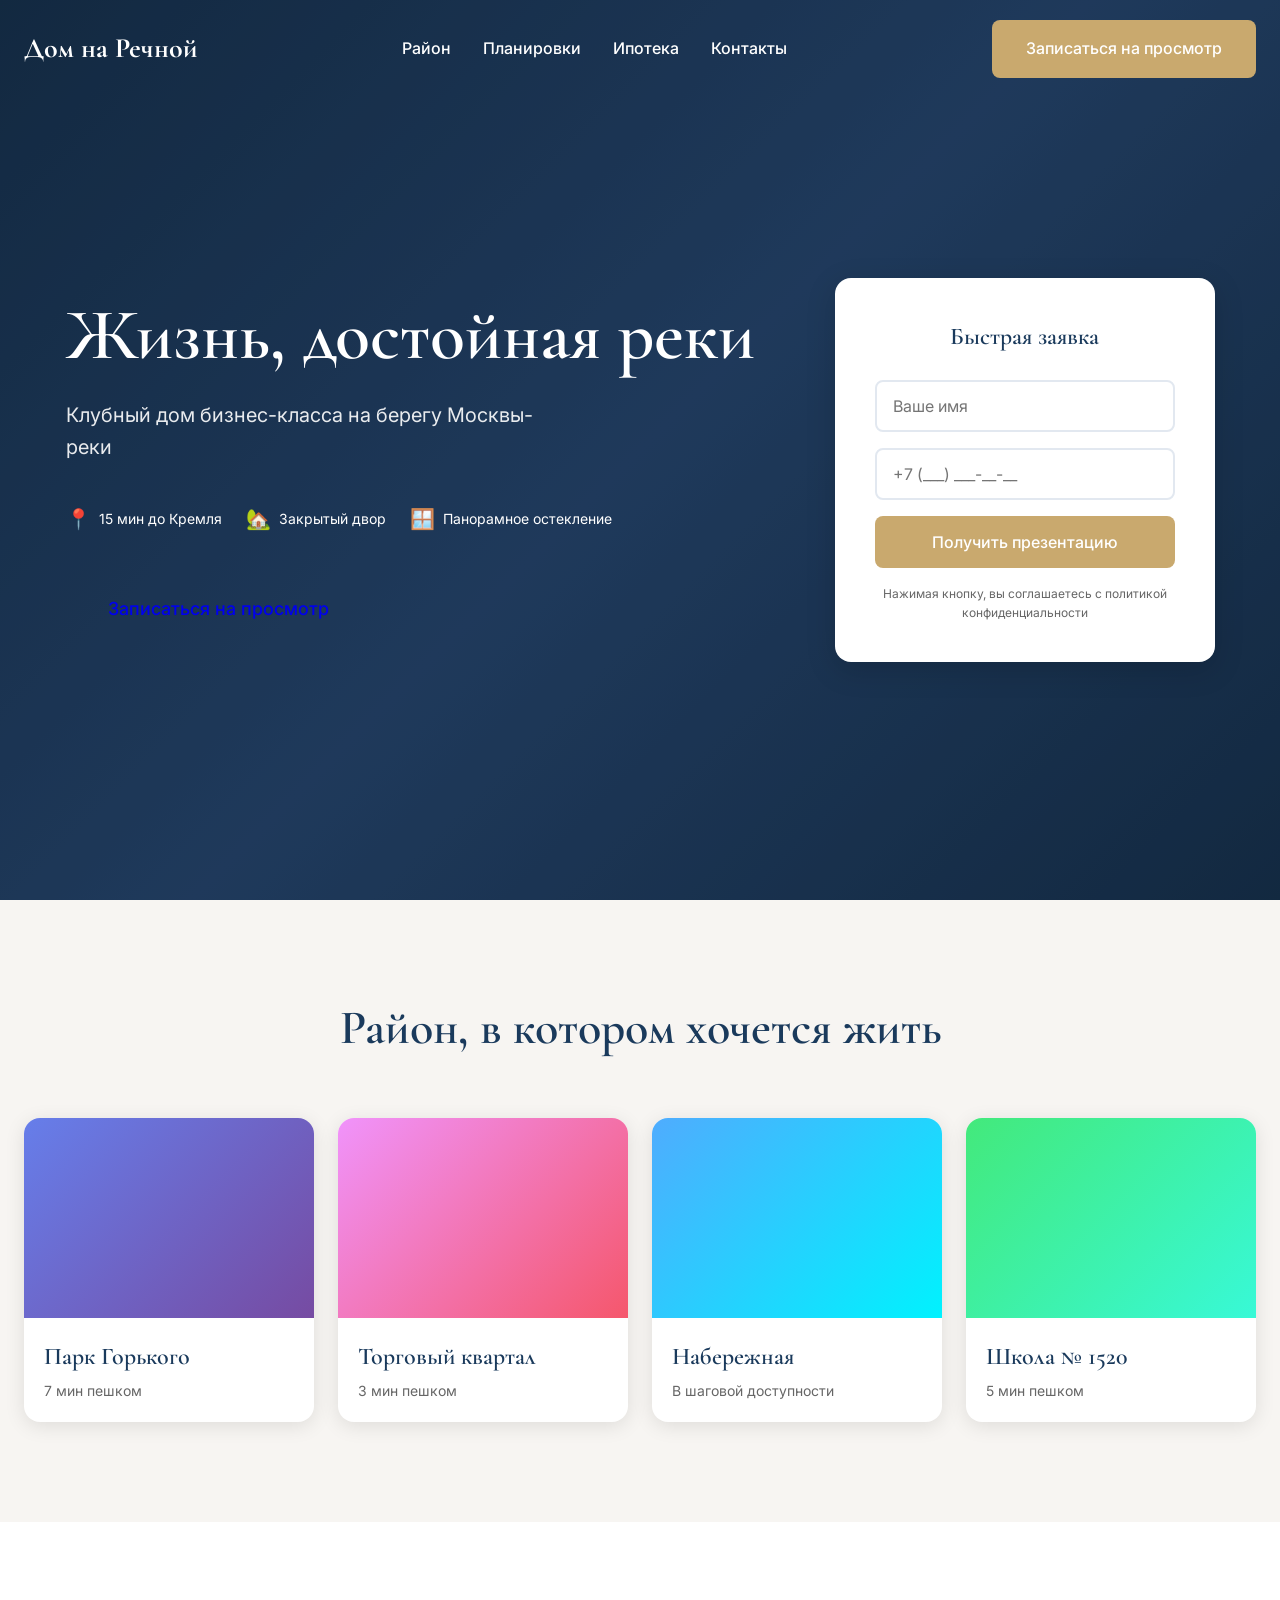
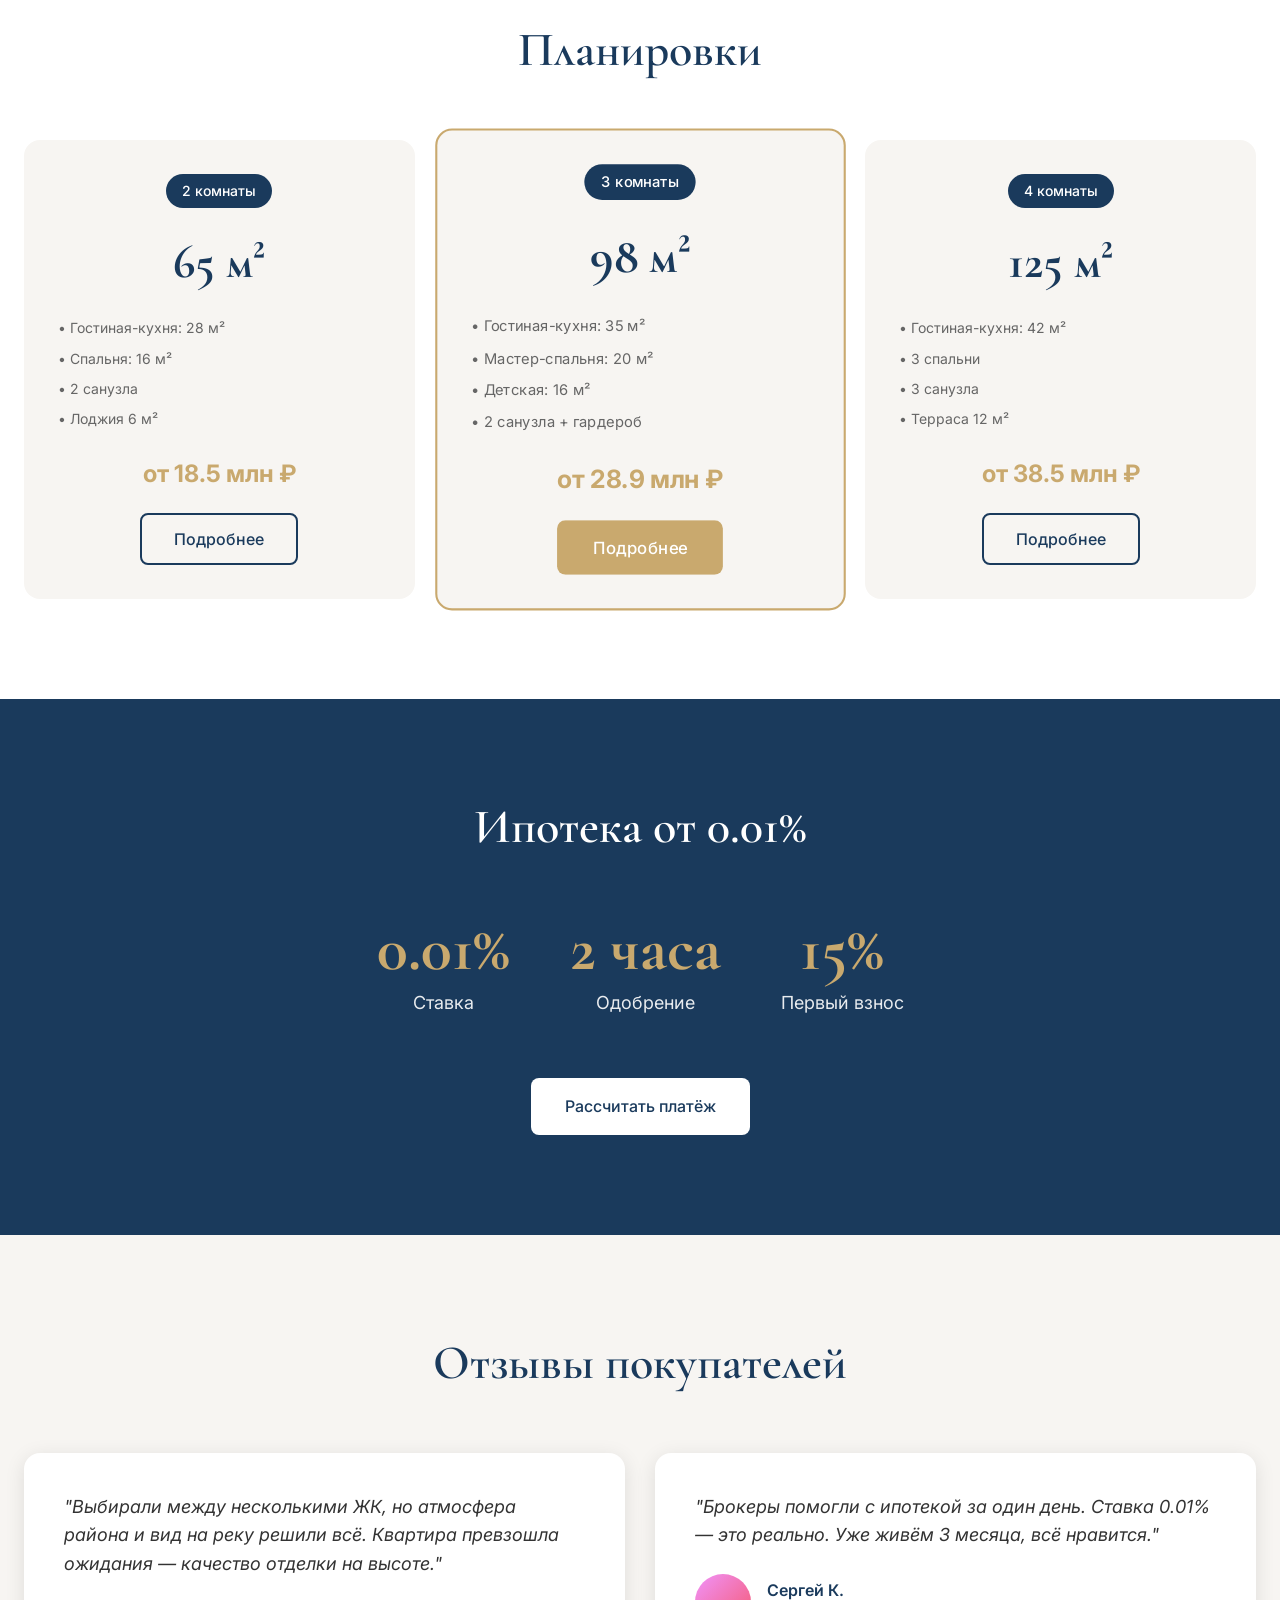
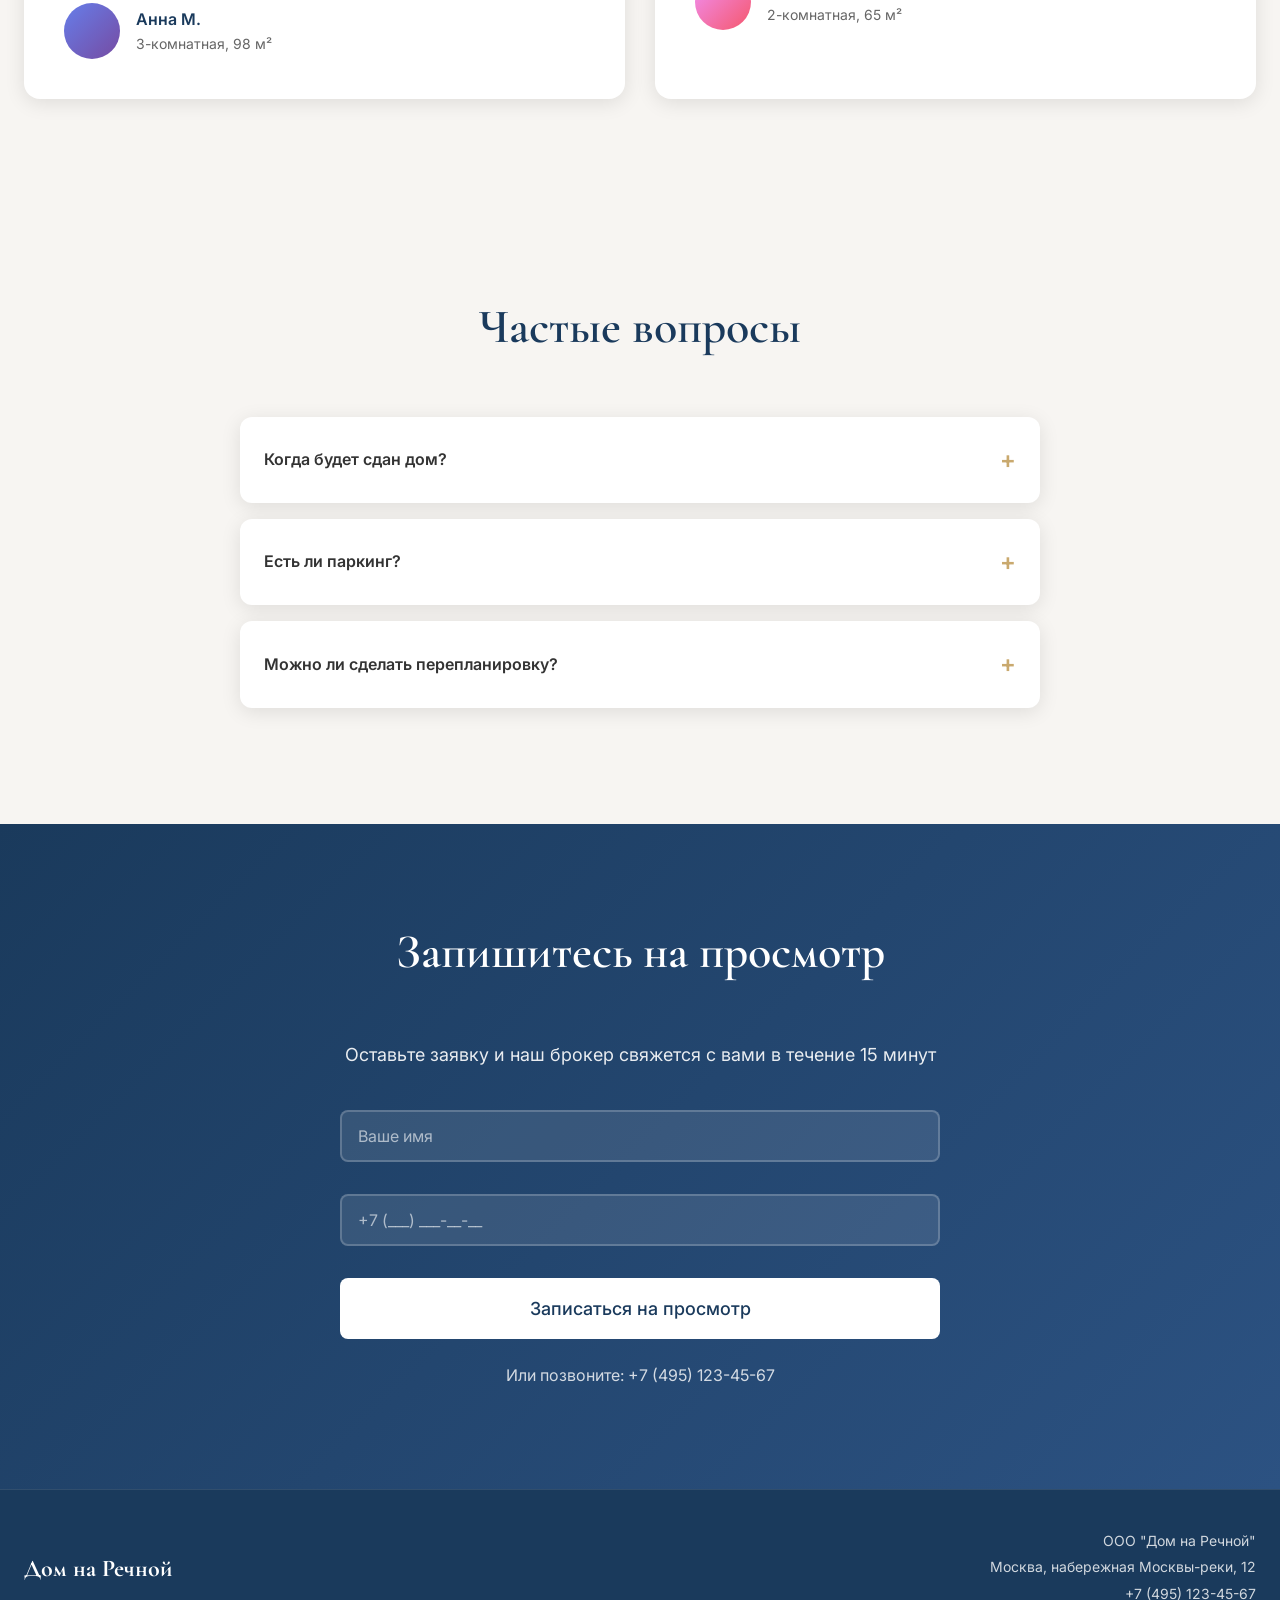
<file: demo/project-01/index.html>
<!DOCTYPE html>
<html lang="ru">
<head>
    <meta charset="UTF-8">
    <meta name="viewport" content="width=device-width, initial-scale=1.0">
    <title>Дом на Речной — Жизнь, достойная реки</title>
    <link rel="stylesheet" href="style.css">
    <link href="https://fonts.googleapis.com/css2?family=Inter:wght@400;500;600;700&family=Cormorant+Garamond:wght@500;600;700&display=swap" rel="stylesheet">
</head>
<body>
    <!-- Header -->
    <header class="header" id="header">
        <div class="container">
            <div class="header-content">
                <div class="logo">Дом на Речной</div>
                <nav class="nav">
                    <a href="#district">Район</a>
                    <a href="#plans">Планировки</a>
                    <a href="#mortgage">Ипотека</a>
                    <a href="#contacts">Контакты</a>
                </nav>
                <a href="#contacts" class="btn btn-primary">Записаться на просмотр</a>
            </div>
        </div>
    </header>

    <!-- Hero Section -->
    <section class="hero" id="hero">
        <div class="hero-bg"></div>
        <div class="hero-overlay"></div>
        <div class="container">
            <div class="hero-content">
                <div class="hero-text">
                    <h1>Жизнь, достойная реки</h1>
                    <p class="hero-subtitle">Клубный дом бизнес-класса на берегу Москвы-реки</p>
                    <div class="hero-features">
                        <div class="feature-item">
                            <span class="feature-icon">📍</span>
                            <span>15 мин до Кремля</span>
                        </div>
                        <div class="feature-item">
                            <span class="feature-icon">🏡</span>
                            <span>Закрытый двор</span>
                        </div>
                        <div class="feature-item">
                            <span class="feature-icon">🪟</span>
                            <span>Панорамное остекление</span>
                        </div>
                    </div>
                    <a href="#contacts" class="btn btn-large">Записаться на просмотр</a>
                </div>
                <div class="hero-form">
                    <div class="form-card">
                        <h3>Быстрая заявка</h3>
                        <form>
                            <input type="text" placeholder="Ваше имя" class="form-input">
                            <input type="tel" placeholder="+7 (___) ___-__-__" class="form-input">
                            <button type="submit" class="btn btn-primary btn-full">Получить презентацию</button>
                            <p class="form-note">Нажимая кнопку, вы соглашаетесь с политикой конфиденциальности</p>
                        </form>
                    </div>
                </div>
            </div>
        </div>
    </section>

    <!-- District Section -->
    <section class="section district" id="district">
        <div class="container">
            <h2 class="section-title">Район, в котором хочется жить</h2>
            <div class="district-grid">
                <div class="district-card">
                    <div class="district-image" style="background: linear-gradient(135deg, #667eea 0%, #764ba2 100%);"></div>
                    <div class="district-info">
                        <h3>Парк Горького</h3>
                        <p>7 мин пешком</p>
                    </div>
                </div>
                <div class="district-card">
                    <div class="district-image" style="background: linear-gradient(135deg, #f093fb 0%, #f5576c 100%);"></div>
                    <div class="district-info">
                        <h3>Торговый квартал</h3>
                        <p>3 мин пешком</p>
                    </div>
                </div>
                <div class="district-card">
                    <div class="district-image" style="background: linear-gradient(135deg, #4facfe 0%, #00f2fe 100%);"></div>
                    <div class="district-info">
                        <h3>Набережная</h3>
                        <p>В шаговой доступности</p>
                    </div>
                </div>
                <div class="district-card">
                    <div class="district-image" style="background: linear-gradient(135deg, #43e97b 0%, #38f9d7 100%);"></div>
                    <div class="district-info">
                        <h3>Школа № 1520</h3>
                        <p>5 мин пешком</p>
                    </div>
                </div>
            </div>
        </div>
    </section>

    <!-- Plans Section -->
    <section class="section plans" id="plans">
        <div class="container">
            <h2 class="section-title">Планировки</h2>
            <div class="plans-grid">
                <div class="plan-card">
                    <div class="plan-badge">2 комнаты</div>
                    <div class="plan-area">65 м²</div>
                    <div class="plan-details">
                        <p>• Гостиная-кухня: 28 м²</p>
                        <p>• Спальня: 16 м²</p>
                        <p>• 2 санузла</p>
                        <p>• Лоджия 6 м²</p>
                    </div>
                    <div class="plan-price">от 18.5 млн ₽</div>
                    <button class="btn btn-outline">Подробнее</button>
                </div>
                <div class="plan-card featured">
                    <div class="plan-badge">3 комнаты</div>
                    <div class="plan-area">98 м²</div>
                    <div class="plan-details">
                        <p>• Гостиная-кухня: 35 м²</p>
                        <p>• Мастер-спальня: 20 м²</p>
                        <p>• Детская: 16 м²</p>
                        <p>• 2 санузла + гардероб</p>
                    </div>
                    <div class="plan-price">от 28.9 млн ₽</div>
                    <button class="btn btn-primary">Подробнее</button>
                </div>
                <div class="plan-card">
                    <div class="plan-badge">4 комнаты</div>
                    <div class="plan-area">125 м²</div>
                    <div class="plan-details">
                        <p>• Гостиная-кухня: 42 м²</p>
                        <p>• 3 спальни</p>
                        <p>• 3 санузла</p>
                        <p>• Терраса 12 м²</p>
                    </div>
                    <div class="plan-price">от 38.5 млн ₽</div>
                    <button class="btn btn-outline">Подробнее</button>
                </div>
            </div>
        </div>
    </section>

    <!-- Mortgage Section -->
    <section class="section mortgage" id="mortgage">
        <div class="container">
            <div class="mortgage-content">
                <div class="mortgage-text">
                    <h2 class="section-title light">Ипотека от 0.01%</h2>
                    <div class="mortgage-features">
                        <div class="mortgage-item">
                            <div class="mortgage-number">0.01%</div>
                            <div class="mortgage-label">Ставка</div>
                        </div>
                        <div class="mortgage-item">
                            <div class="mortgage-number">2 часа</div>
                            <div class="mortgage-label">Одобрение</div>
                        </div>
                        <div class="mortgage-item">
                            <div class="mortgage-number">15%</div>
                            <div class="mortgage-label">Первый взнос</div>
                        </div>
                    </div>
                    <a href="#contacts" class="btn btn-light">Рассчитать платёж</a>
                </div>
            </div>
        </div>
    </section>

    <!-- Reviews Section -->
    <section class="section reviews" id="reviews">
        <div class="container">
            <h2 class="section-title">Отзывы покупателей</h2>
            <div class="reviews-grid">
                <div class="review-card">
                    <div class="review-text">"Выбирали между несколькими ЖК, но атмосфера района и вид на реку решили всё. Квартира превзошла ожидания — качество отделки на высоте."</div>
                    <div class="review-author">
                        <div class="review-avatar" style="background: linear-gradient(135deg, #667eea 0%, #764ba2 100%);"></div>
                        <div class="review-info">
                            <div class="review-name">Анна М.</div>
                            <div class="review-flat">3-комнатная, 98 м²</div>
                        </div>
                    </div>
                </div>
                <div class="review-card">
                    <div class="review-text">"Брокеры помогли с ипотекой за один день. Ставка 0.01% — это реально. Уже живём 3 месяца, всё нравится."</div>
                    <div class="review-author">
                        <div class="review-avatar" style="background: linear-gradient(135deg, #f093fb 0%, #f5576c 100%);"></div>
                        <div class="review-info">
                            <div class="review-name">Сергей К.</div>
                            <div class="review-flat">2-комнатная, 65 м²</div>
                        </div>
                    </div>
                </div>
            </div>
        </div>
    </section>

    <!-- FAQ Section -->
    <section class="section faq" id="faq">
        <div class="container">
            <h2 class="section-title">Частые вопросы</h2>
            <div class="faq-list">
                <div class="faq-item">
                    <div class="faq-question">Когда будет сдан дом?</div>
                    <div class="faq-answer">Дом уже сдан и введён в эксплуатацию. Квартиры с отделкой — готовы к проживанию.</div>
                </div>
                <div class="faq-item">
                    <div class="faq-question">Есть ли паркинг?</div>
                    <div class="faq-answer">Да, подземный паркинг на 120 мест с зарядками для электромобилей и кладовыми.</div>
                </div>
                <div class="faq-item">
                    <div class="faq-question">Можно ли сделать перепланировку?</div>
                    <div class="faq-answer">Да, консультация с архитектором входит в стоимость. Поможем согласовать изменения.</div>
                </div>
            </div>
        </div>
    </section>

    <!-- CTA Section -->
    <section class="section cta" id="contacts">
        <div class="container">
            <div class="cta-content">
                <h2 class="section-title light">Запишитесь на просмотр</h2>
                <p class="cta-subtitle">Оставьте заявку и наш брокер свяжется с вами в течение 15 минут</p>
                <form class="cta-form">
                    <input type="text" placeholder="Ваше имя" class="form-input">
                    <input type="tel" placeholder="+7 (___) ___-__-__" class="form-input">
                    <button type="submit" class="btn btn-light btn-large">Записаться на просмотр</button>
                </form>
                <p class="cta-note">Или позвоните: +7 (495) 123-45-67</p>
            </div>
        </div>
    </section>

    <!-- Footer -->
    <footer class="footer">
        <div class="container">
            <div class="footer-content">
                <div class="footer-logo">Дом на Речной</div>
                <div class="footer-info">
                    <p>ООО "Дом на Речной"</p>
                    <p>Москва, набережная Москвы-реки, 12</p>
                    <p>+7 (495) 123-45-67</p>
                </div>
            </div>
        </div>
    </footer>

    <script>
        // Sticky header
        const header = document.getElementById('header');
        let lastScroll = 0;
        
        window.addEventListener('scroll', () => {
            const currentScroll = window.pageYOffset;
            
            if (currentScroll > 100) {
                header.classList.add('sticky');
            } else {
                header.classList.remove('sticky');
            }
            
            lastScroll = currentScroll;
        });

        // Smooth scroll
        document.querySelectorAll('a[href^="#"]').forEach(anchor => {
            anchor.addEventListener('click', function (e) {
                e.preventDefault();
                const target = document.querySelector(this.getAttribute('href'));
                if (target) {
                    target.scrollIntoView({ behavior: 'smooth', block: 'start' });
                }
            });
        });

        // FAQ toggle
        document.querySelectorAll('.faq-question').forEach(question => {
            question.addEventListener('click', () => {
                const item = question.parentElement;
                item.classList.toggle('active');
            });
        });
    </script>
</body>
</html>
</file>
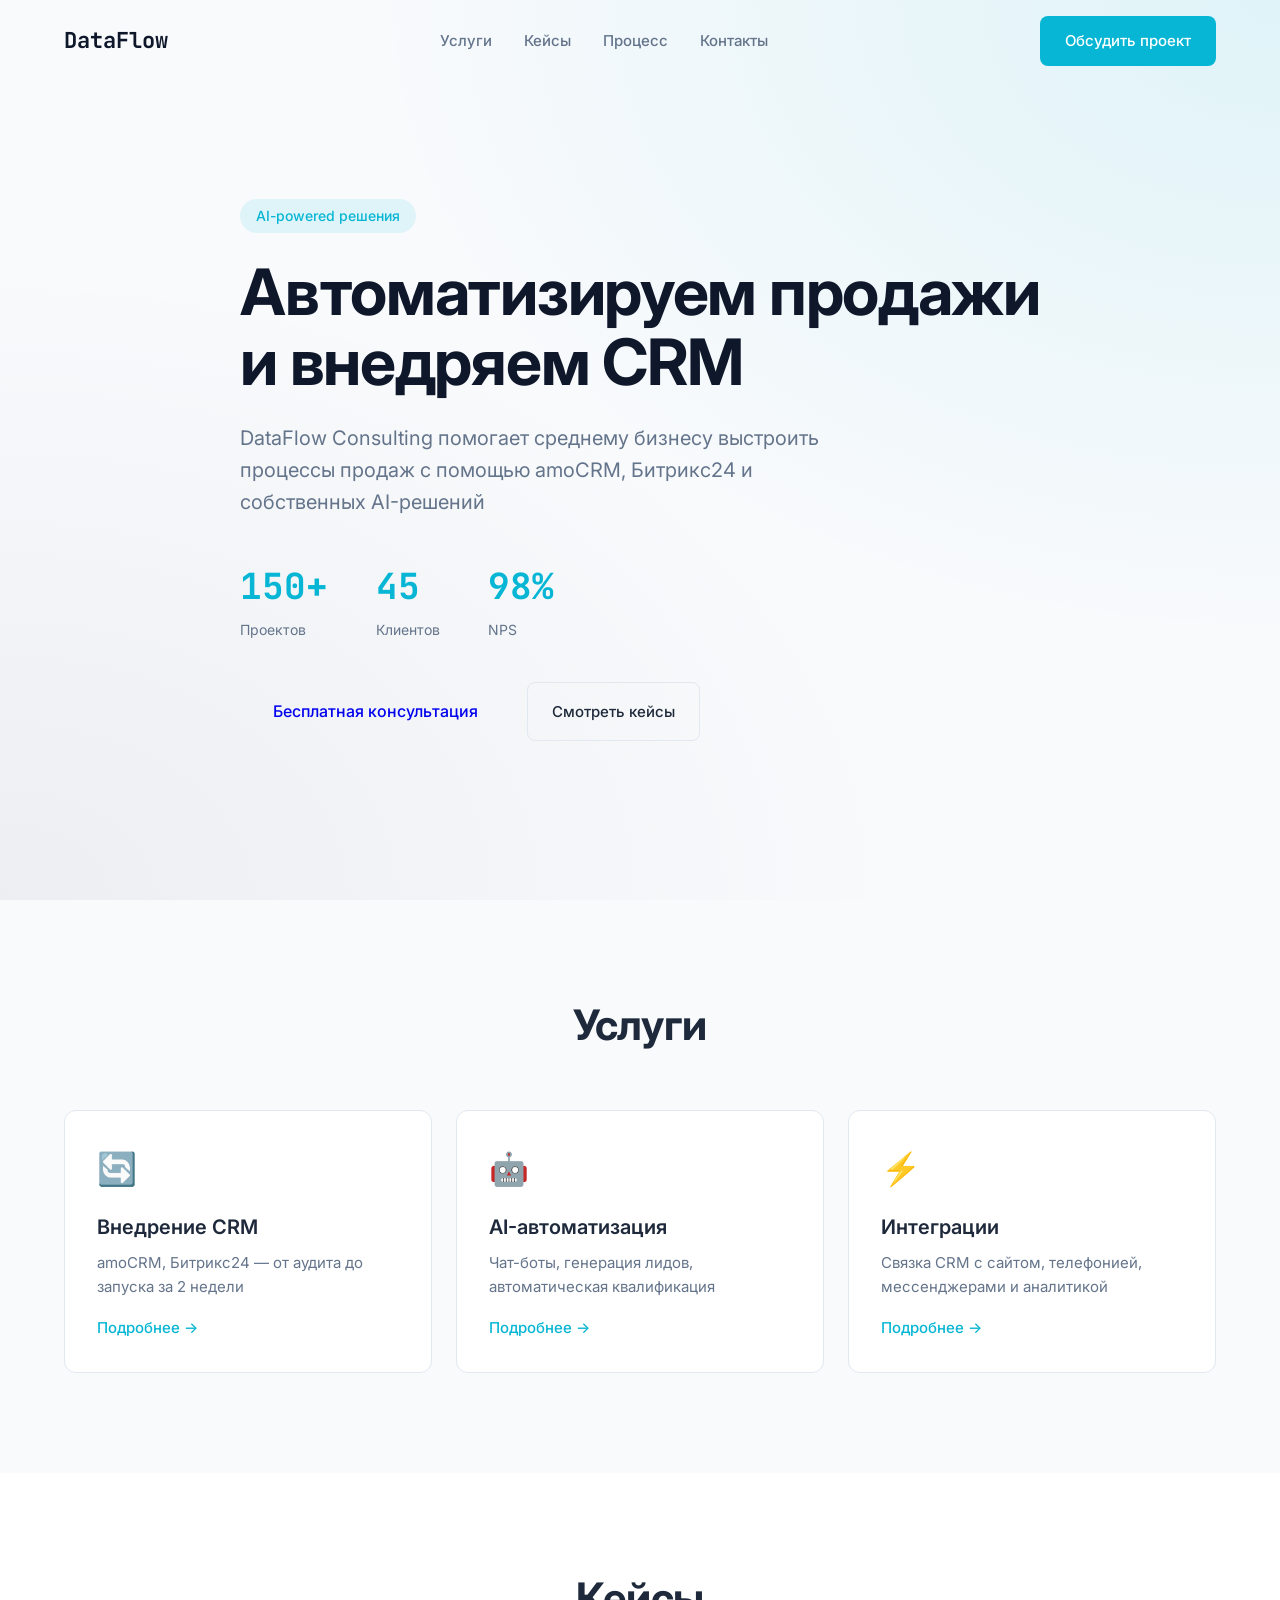
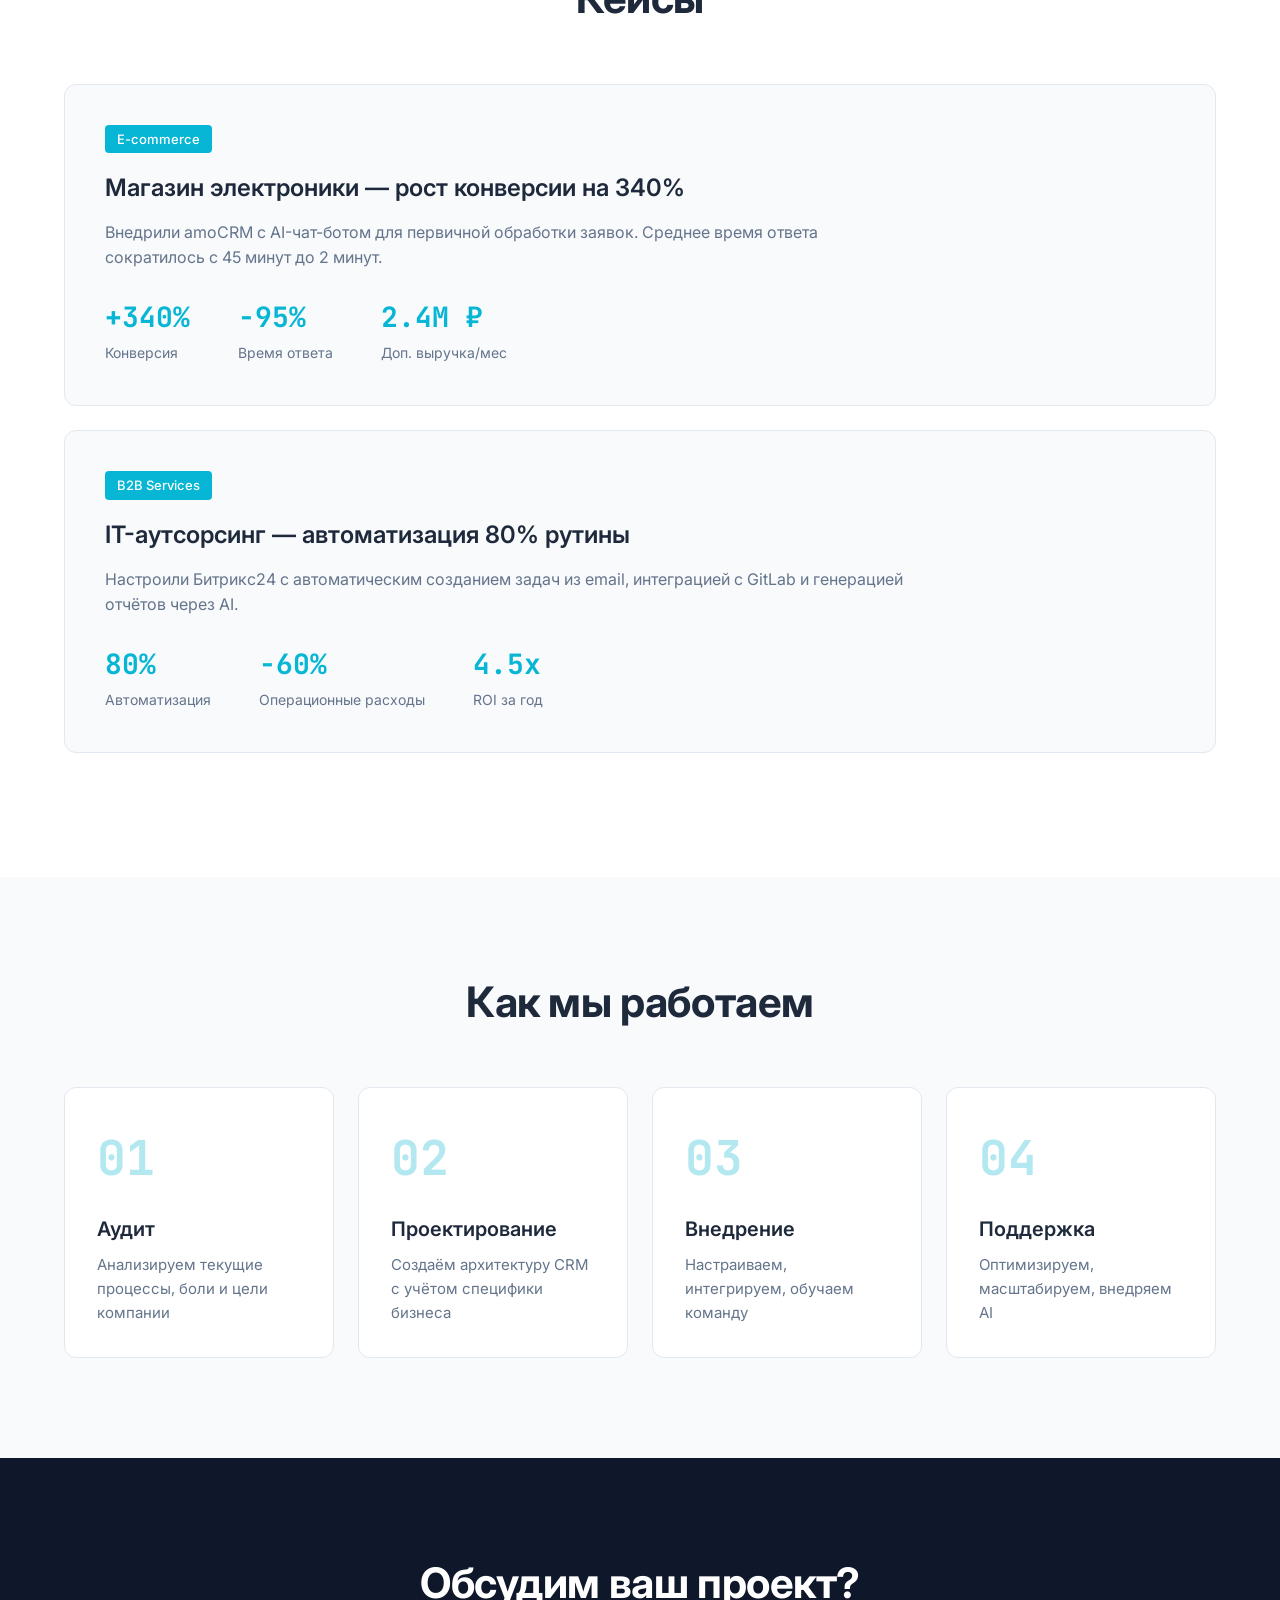
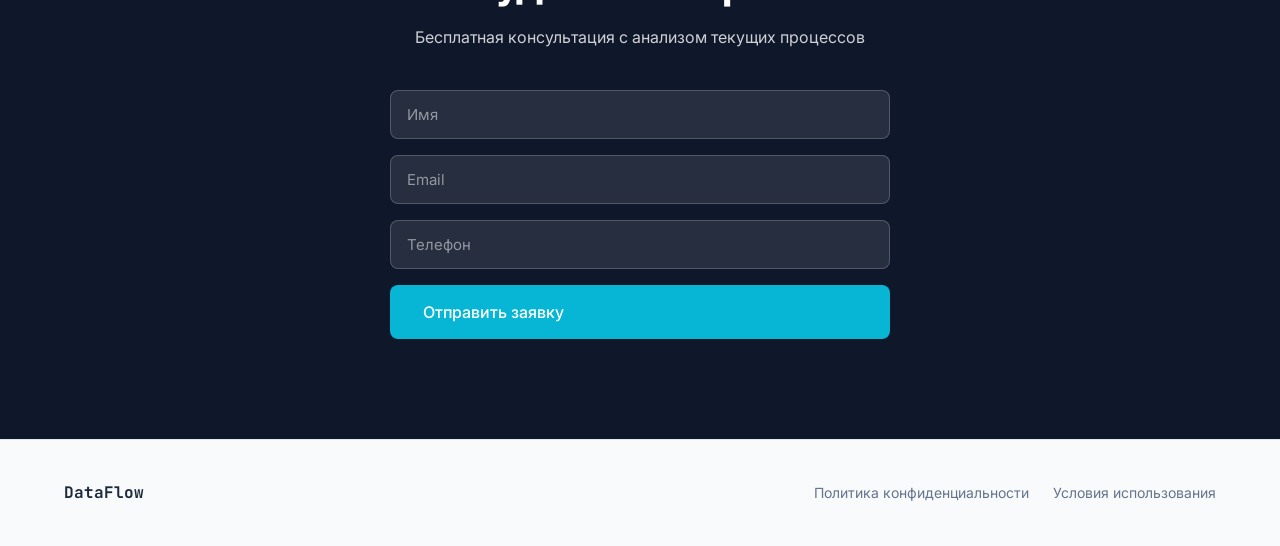
<file: demo/project-02/index.html>
<!DOCTYPE html>
<html lang="ru">
<head>
    <meta charset="UTF-8">
    <meta name="viewport" content="width=device-width, initial-scale=1.0">
    <title>DataFlow Consulting — Внедрение CRM и автоматизация бизнеса</title>
    <link rel="stylesheet" href="style.css">
    <link href="https://fonts.googleapis.com/css2?family=Inter:wght@400;500;600;700&family=JetBrains+Mono:wght@400;500&display=swap" rel="stylesheet">
</head>
<body>
    <!-- Header -->
    <header class="header" id="header">
        <div class="container">
            <div class="header-content">
                <div class="logo">DataFlow</div>
                <nav class="nav">
                    <a href="#services">Услуги</a>
                    <a href="#cases">Кейсы</a>
                    <a href="#process">Процесс</a>
                    <a href="#contacts">Контакты</a>
                </nav>
                <a href="#contacts" class="btn btn-primary">Обсудить проект</a>
            </div>
        </div>
    </header>

    <!-- Hero -->
    <section class="hero">
        <div class="hero-bg"></div>
        <div class="container">
            <div class="hero-content">
                <div class="hero-badge">AI-powered решения</div>
                <h1>Автоматизируем продажи<br>и внедряем CRM</h1>
                <p class="hero-subtitle">DataFlow Consulting помогает среднему бизнесу выстроить процессы продаж с помощью amoCRM, Битрикс24 и собственных AI-решений</p>
                <div class="hero-stats">
                    <div class="stat-item">
                        <div class="stat-number">150+</div>
                        <div class="stat-label">Проектов</div>
                    </div>
                    <div class="stat-item">
                        <div class="stat-number">45</div>
                        <div class="stat-label">Клиентов</div>
                    </div>
                    <div class="stat-item">
                        <div class="stat-number">98%</div>
                        <div class="stat-label">NPS</div>
                    </div>
                </div>
                <div class="hero-cta">
                    <a href="#contacts" class="btn btn-large">Бесплатная консультация</a>
                    <a href="#cases" class="btn btn-outline">Смотреть кейсы</a>
                </div>
            </div>
        </div>
    </section>

    <!-- Services -->
    <section class="section services" id="services">
        <div class="container">
            <h2 class="section-title">Услуги</h2>
            <div class="services-grid">
                <div class="service-card">
                    <div class="service-icon">🔄</div>
                    <h3>Внедрение CRM</h3>
                    <p>amoCRM, Битрикс24 — от аудита до запуска за 2 недели</p>
                    <a href="#contacts" class="link">Подробнее →</a>
                </div>
                <div class="service-card">
                    <div class="service-icon">🤖</div>
                    <h3>AI-автоматизация</h3>
                    <p>Чат-боты, генерация лидов, автоматическая квалификация</p>
                    <a href="#contacts" class="link">Подробнее →</a>
                </div>
                <div class="service-card">
                    <div class="service-icon">⚡</div>
                    <h3>Интеграции</h3>
                    <p>Связка CRM с сайтом, телефонией, мессенджерами и аналитикой</p>
                    <a href="#contacts" class="link">Подробнее →</a>
                </div>
            </div>
        </div>
    </section>

    <!-- Cases -->
    <section class="section cases" id="cases">
        <div class="container">
            <h2 class="section-title">Кейсы</h2>
            <div class="case-card">
                <div class="case-content">
                    <div class="case-badge">E-commerce</div>
                    <h3>Магазин электроники — рост конверсии на 340%</h3>
                    <p>Внедрили amoCRM с AI-чат-ботом для первичной обработки заявок. Среднее время ответа сократилось с 45 минут до 2 минут.</p>
                    <div class="case-metrics">
                        <div class="metric">
                            <span class="metric-value">+340%</span>
                            <span class="metric-label">Конверсия</span>
                        </div>
                        <div class="metric">
                            <span class="metric-value">-95%</span>
                            <span class="metric-label">Время ответа</span>
                        </div>
                        <div class="metric">
                            <span class="metric-value">2.4M ₽</span>
                            <span class="metric-label">Доп. выручка/мес</span>
                        </div>
                    </div>
                </div>
            </div>
            <div class="case-card">
                <div class="case-content">
                    <div class="case-badge">B2B Services</div>
                    <h3>IT-аутсорсинг — автоматизация 80% рутины</h3>
                    <p>Настроили Битрикс24 с автоматическим созданием задач из email, интеграцией с GitLab и генерацией отчётов через AI.</p>
                    <div class="case-metrics">
                        <div class="metric">
                            <span class="metric-value">80%</span>
                            <span class="metric-label">Автоматизация</span>
                        </div>
                        <div class="metric">
                            <span class="metric-value">-60%</span>
                            <span class="metric-label">Операционные расходы</span>
                        </div>
                        <div class="metric">
                            <span class="metric-value">4.5x</span>
                            <span class="metric-label">ROI за год</span>
                        </div>
                    </div>
                </div>
            </div>
        </div>
    </section>

    <!-- Process -->
    <section class="section process" id="process">
        <div class="container">
            <h2 class="section-title">Как мы работаем</h2>
            <div class="process-steps">
                <div class="step">
                    <div class="step-number">01</div>
                    <h3>Аудит</h3>
                    <p>Анализируем текущие процессы, боли и цели компании</p>
                </div>
                <div class="step">
                    <div class="step-number">02</div>
                    <h3>Проектирование</h3>
                    <p>Создаём архитектуру CRM с учётом специфики бизнеса</p>
                </div>
                <div class="step">
                    <div class="step-number">03</div>
                    <h3>Внедрение</h3>
                    <p>Настраиваем, интегрируем, обучаем команду</p>
                </div>
                <div class="step">
                    <div class="step-number">04</div>
                    <h3>Поддержка</h3>
                    <p>Оптимизируем, масштабируем, внедряем AI</p>
                </div>
            </div>
        </div>
    </section>

    <!-- CTA -->
    <section class="section cta" id="contacts">
        <div class="container">
            <div class="cta-content">
                <h2>Обсудим ваш проект?</h2>
                <p>Бесплатная консультация с анализом текущих процессов</p>
                <form class="cta-form">
                    <input type="text" placeholder="Имя" class="form-input">
                    <input type="email" placeholder="Email" class="form-input">
                    <input type="tel" placeholder="Телефон" class="form-input">
                    <button type="submit" class="btn btn-primary btn-large">Отправить заявку</button>
                </form>
            </div>
        </div>
    </section>

    <!-- Footer -->
    <footer class="footer">
        <div class="container">
            <div class="footer-content">
                <div class="footer-logo">DataFlow</div>
                <div class="footer-links">
                    <a href="#">Политика конфиденциальности</a>
                    <a href="#">Условия использования</a>
                </div>
            </div>
        </div>
    </footer>

    <script>
        // Sticky header
        const header = document.getElementById('header');
        window.addEventListener('scroll', () => {
            if (window.scrollY > 100) {
                header.classList.add('sticky');
            } else {
                header.classList.remove('sticky');
            }
        });
    </script>
</body>
</html>
</file>
<file: demo/project-01/style.css>
/* Design System */
:root {
    --primary: #1A3A5C;
    --accent: #C9A96E;
    --background: #F7F5F2;
    --text: #333333;
    --text-light: #666666;
    --white: #FFFFFF;
    --shadow: 0 4px 20px rgba(0, 0, 0, 0.1);
    --shadow-hover: 0 8px 30px rgba(0, 0, 0, 0.15);
}

* {
    margin: 0;
    padding: 0;
    box-sizing: border-box;
}

body {
    font-family: 'Inter', sans-serif;
    color: var(--text);
    line-height: 1.6;
    background: var(--background);
}

.container {
    max-width: 1280px;
    margin: 0 auto;
    padding: 0 24px;
}

/* Typography */
h1, h2, h3 {
    font-family: 'Cormorant Garamond', serif;
    font-weight: 600;
}

h1 {
    font-size: 72px;
    line-height: 1.1;
    color: var(--white);
}

h2 {
    font-size: 48px;
    line-height: 1.2;
    color: var(--primary);
}

h3 {
    font-size: 24px;
    color: var(--primary);
}

/* Buttons */
.btn {
    display: inline-flex;
    align-items: center;
    justify-content: center;
    padding: 14px 32px;
    border-radius: 8px;
    font-size: 16px;
    font-weight: 500;
    text-decoration: none;
    cursor: pointer;
    border: 2px solid transparent;
    transition: all 0.3s ease;
    font-family: 'Inter', sans-serif;
}

.btn-primary {
    background: var(--accent);
    color: var(--white);
}

.btn-primary:hover {
    background: #b8975e;
    transform: translateY(-2px);
    box-shadow: var(--shadow-hover);
}

.btn-outline {
    background: transparent;
    color: var(--primary);
    border-color: var(--primary);
}

.btn-outline:hover {
    background: var(--primary);
    color: var(--white);
}

.btn-light {
    background: var(--white);
    color: var(--primary);
}

.btn-light:hover {
    background: var(--background);
    transform: translateY(-2px);
}

.btn-large {
    padding: 18px 40px;
    font-size: 18px;
}

.btn-full {
    width: 100%;
}

/* Header */
.header {
    position: fixed;
    top: 0;
    left: 0;
    right: 0;
    z-index: 1000;
    padding: 20px 0;
    transition: all 0.3s ease;
}

.header.sticky {
    background: rgba(255, 255, 255, 0.95);
    backdrop-filter: blur(10px);
    box-shadow: var(--shadow);
    padding: 12px 0;
}

.header.sticky .logo,
.header.sticky .nav a {
    color: var(--primary);
}

.header-content {
    display: flex;
    align-items: center;
    justify-content: space-between;
}

.logo {
    font-family: 'Cormorant Garamond', serif;
    font-size: 28px;
    font-weight: 700;
    color: var(--white);
    transition: color 0.3s ease;
}

.nav {
    display: flex;
    gap: 32px;
}

.nav a {
    color: var(--white);
    text-decoration: none;
    font-size: 16px;
    font-weight: 500;
    transition: color 0.3s ease;
}

.nav a:hover {
    color: var(--accent);
}

/* Hero */
.hero {
    position: relative;
    min-height: 100vh;
    display: flex;
    align-items: center;
    overflow: hidden;
}

.hero-bg {
    position: absolute;
    top: 0;
    left: 0;
    right: 0;
    bottom: 0;
    background: linear-gradient(135deg, #1A3A5C 0%, #2C5282 50%, #1A3A5C 100%);
}

.hero-overlay {
    position: absolute;
    top: 0;
    left: 0;
    right: 0;
    bottom: 0;
    background: rgba(0, 0, 0, 0.3);
}

.hero-content {
    position: relative;
    z-index: 2;
    display: grid;
    grid-template-columns: 1fr 400px;
    gap: 60px;
    align-items: center;
    padding: 120px 0 80px;
}

.hero-subtitle {
    font-size: 20px;
    color: rgba(255, 255, 255, 0.9);
    margin: 24px 0 40px;
    max-width: 500px;
}

.hero-features {
    display: flex;
    gap: 24px;
    margin-bottom: 40px;
}

.feature-item {
    display: flex;
    align-items: center;
    gap: 8px;
    color: var(--white);
    font-size: 14px;
}

.feature-icon {
    font-size: 20px;
}

.hero-form {
    justify-self: end;
}

.form-card {
    background: var(--white);
    padding: 40px;
    border-radius: 16px;
    box-shadow: var(--shadow-hover);
    width: 100%;
    max-width: 380px;
}

.form-card h3 {
    margin-bottom: 24px;
    text-align: center;
}

.form-input {
    width: 100%;
    padding: 14px 16px;
    border: 2px solid #e2e8f0;
    border-radius: 8px;
    font-size: 16px;
    margin-bottom: 16px;
    font-family: 'Inter', sans-serif;
    transition: border-color 0.3s ease;
}

.form-input:focus {
    outline: none;
    border-color: var(--accent);
}

.form-note {
    font-size: 12px;
    color: var(--text-light);
    text-align: center;
    margin-top: 16px;
}

/* Sections */
.section {
    padding: 100px 0;
}

.section-title {
    text-align: center;
    margin-bottom: 60px;
}

.section-title.light {
    color: var(--white);
}

/* District */
.district-grid {
    display: grid;
    grid-template-columns: repeat(4, 1fr);
    gap: 24px;
}

.district-card {
    background: var(--white);
    border-radius: 16px;
    overflow: hidden;
    box-shadow: var(--shadow);
    transition: transform 0.3s ease, box-shadow 0.3s ease;
    cursor: pointer;
}

.district-card:hover {
    transform: translateY(-8px);
    box-shadow: var(--shadow-hover);
}

.district-image {
    height: 200px;
    width: 100%;
}

.district-info {
    padding: 20px;
}

.district-info h3 {
    margin-bottom: 4px;
}

.district-info p {
    color: var(--text-light);
    font-size: 14px;
}

/* Plans */
.plans {
    background: var(--white);
}

.plans-grid {
    display: grid;
    grid-template-columns: repeat(3, 1fr);
    gap: 30px;
}

.plan-card {
    background: var(--background);
    border-radius: 16px;
    padding: 32px;
    text-align: center;
    transition: transform 0.3s ease, box-shadow 0.3s ease;
    border: 2px solid transparent;
}

.plan-card:hover {
    transform: translateY(-4px);
    box-shadow: var(--shadow);
}

.plan-card.featured {
    border-color: var(--accent);
    transform: scale(1.05);
}

.plan-card.featured:hover {
    transform: scale(1.05) translateY(-4px);
}

.plan-badge {
    display: inline-block;
    padding: 6px 16px;
    background: var(--primary);
    color: var(--white);
    border-radius: 20px;
    font-size: 14px;
    font-weight: 500;
    margin-bottom: 16px;
}

.plan-area {
    font-family: 'Cormorant Garamond', serif;
    font-size: 48px;
    font-weight: 700;
    color: var(--primary);
    margin-bottom: 16px;
}

.plan-details {
    text-align: left;
    margin-bottom: 24px;
}

.plan-details p {
    margin-bottom: 8px;
    color: var(--text-light);
    font-size: 14px;
}

.plan-price {
    font-size: 24px;
    font-weight: 700;
    color: var(--accent);
    margin-bottom: 20px;
}

/* Mortgage */
.mortgage {
    background: var(--primary);
    color: var(--white);
}

.mortgage-content {
    text-align: center;
}

.mortgage-features {
    display: flex;
    justify-content: center;
    gap: 60px;
    margin: 60px 0;
}

.mortgage-item {
    text-align: center;
}

.mortgage-number {
    font-family: 'Cormorant Garamond', serif;
    font-size: 64px;
    font-weight: 700;
    color: var(--accent);
    line-height: 1;
}

.mortgage-label {
    font-size: 18px;
    margin-top: 8px;
    opacity: 0.9;
}

/* Reviews */
.reviews-grid {
    display: grid;
    grid-template-columns: repeat(2, 1fr);
    gap: 30px;
}

.review-card {
    background: var(--white);
    padding: 40px;
    border-radius: 16px;
    box-shadow: var(--shadow);
}

.review-text {
    font-size: 18px;
    line-height: 1.6;
    margin-bottom: 24px;
    font-style: italic;
}

.review-author {
    display: flex;
    align-items: center;
    gap: 16px;
}

.review-avatar {
    width: 56px;
    height: 56px;
    border-radius: 50%;
}

.review-name {
    font-weight: 600;
    color: var(--primary);
}

.review-flat {
    font-size: 14px;
    color: var(--text-light);
}

/* FAQ */
.faq-list {
    max-width: 800px;
    margin: 0 auto;
}

.faq-item {
    background: var(--white);
    border-radius: 12px;
    margin-bottom: 16px;
    overflow: hidden;
    box-shadow: var(--shadow);
}

.faq-question {
    padding: 24px;
    font-weight: 600;
    cursor: pointer;
    display: flex;
    justify-content: space-between;
    align-items: center;
    transition: background 0.3s ease;
}

.faq-question:hover {
    background: var(--background);
}

.faq-question::after {
    content: '+';
    font-size: 24px;
    color: var(--accent);
    transition: transform 0.3s ease;
}

.faq-item.active .faq-question::after {
    transform: rotate(45deg);
}

.faq-answer {
    padding: 0 24px;
    max-height: 0;
    overflow: hidden;
    transition: all 0.3s ease;
    color: var(--text-light);
}

.faq-item.active .faq-answer {
    padding: 0 24px 24px;
    max-height: 200px;
}

/* CTA */
.cta {
    background: linear-gradient(135deg, #1A3A5C 0%, #2C5282 100%);
    color: var(--white);
    text-align: center;
}

.cta-content {
    max-width: 600px;
    margin: 0 auto;
}

.cta-subtitle {
    font-size: 18px;
    margin: 24px 0 40px;
    opacity: 0.9;
}

.cta-form {
    display: flex;
    flex-direction: column;
    gap: 16px;
    margin-bottom: 24px;
}

.cta-form .form-input {
    background: rgba(255, 255, 255, 0.1);
    border-color: rgba(255, 255, 255, 0.2);
    color: var(--white);
}

.cta-form .form-input::placeholder {
    color: rgba(255, 255, 255, 0.6);
}

.cta-note {
    opacity: 0.8;
}

/* Footer */
.footer {
    background: var(--primary);
    color: var(--white);
    padding: 40px 0;
    border-top: 1px solid rgba(255, 255, 255, 0.1);
}

.footer-content {
    display: flex;
    justify-content: space-between;
    align-items: center;
}

.footer-logo {
    font-family: 'Cormorant Garamond', serif;
    font-size: 24px;
    font-weight: 700;
}

.footer-info {
    text-align: right;
    font-size: 14px;
    opacity: 0.8;
}

.footer-info p {
    margin-bottom: 4px;
}

/* Mobile */
@media (max-width: 1024px) {
    h1 {
        font-size: 48px;
    }
    
    h2 {
        font-size: 36px;
    }
    
    .hero-content {
        grid-template-columns: 1fr;
        text-align: center;
    }
    
    .hero-form {
        justify-self: center;
    }
    
    .district-grid {
        grid-template-columns: repeat(2, 1fr);
    }
    
    .plans-grid {
        grid-template-columns: 1fr;
    }
    
    .plan-card.featured {
        transform: none;
    }
    
    .plan-card.featured:hover {
        transform: translateY(-4px);
    }
    
    .mortgage-features {
        flex-direction: column;
        gap: 30px;
    }
    
    .reviews-grid {
        grid-template-columns: 1fr;
    }
}

@media (max-width: 768px) {
    .nav {
        display: none;
    }
    
    h1 {
        font-size: 36px;
    }
    
    h2 {
        font-size: 28px;
    }
    
    .hero-features {
        flex-direction: column;
        gap: 12px;
    }
    
    .district-grid {
        grid-template-columns: 1fr;
    }
    
    .section {
        padding: 60px 0;
    }
    
    .footer-content {
        flex-direction: column;
        text-align: center;
        gap: 20px;
    }
    
    .footer-info {
        text-align: center;
    }
}
</file>
<file: demo/project-02/style.css>
:root {
    --primary: #0f172a;
    --accent: #06b6d4;
    --surface: #f8fafc;
    --text: #1e293b;
    --text-secondary: #64748b;
    --border: #e2e8f0;
    --shadow: 0 1px 3px rgba(0,0,0,0.1);
    --shadow-lg: 0 10px 40px rgba(0,0,0,0.1);
}

* {
    margin: 0;
    padding: 0;
    box-sizing: border-box;
}

body {
    font-family: 'Inter', sans-serif;
    color: var(--text);
    line-height: 1.6;
    background: var(--surface);
}

.container {
    max-width: 1200px;
    margin: 0 auto;
    padding: 0 24px;
}

/* Typography */
h1 {
    font-size: 64px;
    line-height: 1.1;
    font-weight: 700;
    letter-spacing: -0.02em;
}

h2 {
    font-size: 42px;
    line-height: 1.2;
    font-weight: 700;
    letter-spacing: -0.01em;
}

h3 {
    font-size: 20px;
    font-weight: 600;
}

/* Buttons */
.btn {
    display: inline-flex;
    align-items: center;
    gap: 8px;
    padding: 12px 24px;
    border-radius: 8px;
    font-size: 15px;
    font-weight: 500;
    text-decoration: none;
    cursor: pointer;
    border: 1px solid transparent;
    transition: all 0.2s;
    font-family: 'Inter', sans-serif;
}

.btn-primary {
    background: var(--accent);
    color: white;
}

.btn-primary:hover {
    background: #0891b2;
    transform: translateY(-1px);
}

.btn-outline {
    background: transparent;
    color: var(--text);
    border-color: var(--border);
}

.btn-outline:hover {
    background: var(--surface);
    border-color: var(--text-secondary);
}

.btn-large {
    padding: 16px 32px;
    font-size: 16px;
}

/* Header */
.header {
    position: fixed;
    top: 0;
    left: 0;
    right: 0;
    z-index: 1000;
    padding: 16px 0;
    transition: all 0.2s;
}

.header.sticky {
    background: rgba(255,255,255,0.9);
    backdrop-filter: blur(10px);
    box-shadow: var(--shadow);
}

.header-content {
    display: flex;
    align-items: center;
    justify-content: space-between;
}

.logo {
    font-family: 'JetBrains Mono', monospace;
    font-size: 22px;
    font-weight: 700;
    color: var(--primary);
}

.nav {
    display: flex;
    gap: 32px;
}

.nav a {
    color: var(--text-secondary);
    text-decoration: none;
    font-size: 15px;
    font-weight: 500;
    transition: color 0.2s;
}

.nav a:hover {
    color: var(--text);
}

/* Hero */
.hero {
    position: relative;
    min-height: 100vh;
    display: flex;
    align-items: center;
    padding: 120px 0 80px;
}

.hero-bg {
    position: absolute;
    top: 0;
    left: 0;
    right: 0;
    bottom: 0;
    background: 
        radial-gradient(ellipse at top right, rgba(6,182,212,0.1) 0%, transparent 50%),
        radial-gradient(ellipse at bottom left, rgba(15,23,42,0.05) 0%, transparent 50%);
}

.hero-content {
    position: relative;
    z-index: 2;
    max-width: 800px;
}

.hero-badge {
    display: inline-flex;
    padding: 6px 16px;
    background: rgba(6,182,212,0.1);
    color: var(--accent);
    border-radius: 20px;
    font-size: 14px;
    font-weight: 500;
    margin-bottom: 24px;
}

.hero h1 {
    margin-bottom: 24px;
    color: var(--primary);
}

.hero-subtitle {
    font-size: 20px;
    color: var(--text-secondary);
    margin-bottom: 40px;
    max-width: 600px;
}

.hero-stats {
    display: flex;
    gap: 48px;
    margin-bottom: 40px;
}

.stat-number {
    font-family: 'JetBrains Mono', monospace;
    font-size: 36px;
    font-weight: 700;
    color: var(--accent);
}

.stat-label {
    font-size: 14px;
    color: var(--text-secondary);
    margin-top: 4px;
}

.hero-cta {
    display: flex;
    gap: 16px;
}

/* Sections */
.section {
    padding: 100px 0;
}

.section-title {
    text-align: center;
    margin-bottom: 60px;
}

/* Services */
.services-grid {
    display: grid;
    grid-template-columns: repeat(3, 1fr);
    gap: 24px;
}

.service-card {
    padding: 32px;
    background: white;
    border-radius: 12px;
    border: 1px solid var(--border);
    transition: all 0.2s;
}

.service-card:hover {
    box-shadow: var(--shadow-lg);
    transform: translateY(-2px);
}

.service-icon {
    font-size: 32px;
    margin-bottom: 16px;
}

.service-card h3 {
    margin-bottom: 8px;
}

.service-card p {
    color: var(--text-secondary);
    font-size: 15px;
    margin-bottom: 16px;
}

.link {
    color: var(--accent);
    text-decoration: none;
    font-weight: 500;
    font-size: 15px;
}

.link:hover {
    text-decoration: underline;
}

/* Cases */
.cases {
    background: white;
}

.case-card {
    padding: 40px;
    background: var(--surface);
    border-radius: 12px;
    margin-bottom: 24px;
    border: 1px solid var(--border);
}

.case-badge {
    display: inline-flex;
    padding: 4px 12px;
    background: var(--accent);
    color: white;
    border-radius: 4px;
    font-size: 13px;
    font-weight: 500;
    margin-bottom: 16px;
}

.case-card h3 {
    font-size: 24px;
    margin-bottom: 12px;
}

.case-card p {
    color: var(--text-secondary);
    margin-bottom: 24px;
    max-width: 800px;
}

.case-metrics {
    display: flex;
    gap: 48px;
}

.metric-value {
    font-family: 'JetBrains Mono', monospace;
    font-size: 28px;
    font-weight: 700;
    color: var(--accent);
    display: block;
}

.metric-label {
    font-size: 14px;
    color: var(--text-secondary);
}

/* Process */
.process-steps {
    display: grid;
    grid-template-columns: repeat(4, 1fr);
    gap: 24px;
}

.step {
    padding: 32px;
    background: white;
    border-radius: 12px;
    border: 1px solid var(--border);
}

.step-number {
    font-family: 'JetBrains Mono', monospace;
    font-size: 48px;
    font-weight: 700;
    color: var(--accent);
    opacity: 0.3;
    margin-bottom: 16px;
}

.step h3 {
    margin-bottom: 8px;
}

.step p {
    color: var(--text-secondary);
    font-size: 15px;
}

/* CTA */
.cta {
    background: var(--primary);
    color: white;
    text-align: center;
}

.cta-content {
    max-width: 500px;
    margin: 0 auto;
}

.cta h2 {
    color: white;
    margin-bottom: 16px;
}

.cta p {
    opacity: 0.8;
    margin-bottom: 40px;
}

.cta-form {
    display: flex;
    flex-direction: column;
    gap: 16px;
}

.form-input {
    padding: 14px 16px;
    border-radius: 8px;
    border: 1px solid rgba(255,255,255,0.2);
    background: rgba(255,255,255,0.1);
    color: white;
    font-size: 15px;
    font-family: 'Inter', sans-serif;
}

.form-input::placeholder {
    color: rgba(255,255,255,0.5);
}

/* Footer */
.footer {
    padding: 40px 0;
    border-top: 1px solid var(--border);
}

.footer-content {
    display: flex;
    justify-content: space-between;
    align-items: center;
}

.footer-logo {
    font-family: 'JetBrains Mono', monospace;
    font-weight: 700;
}

.footer-links {
    display: flex;
    gap: 24px;
}

.footer-links a {
    color: var(--text-secondary);
    text-decoration: none;
    font-size: 14px;
}

/* Mobile */
@media (max-width: 768px) {
    h1 { font-size: 36px; }
    h2 { font-size: 28px; }
    
    .nav { display: none; }
    
    .hero-stats {
        flex-direction: column;
        gap: 24px;
    }
    
    .hero-cta {
        flex-direction: column;
    }
    
    .services-grid,
    .process-steps {
        grid-template-columns: 1fr;
    }
    
    .case-metrics {
        flex-direction: column;
        gap: 16px;
    }
    
    .footer-content {
        flex-direction: column;
        gap: 16px;
        text-align: center;
    }
}
</file>
